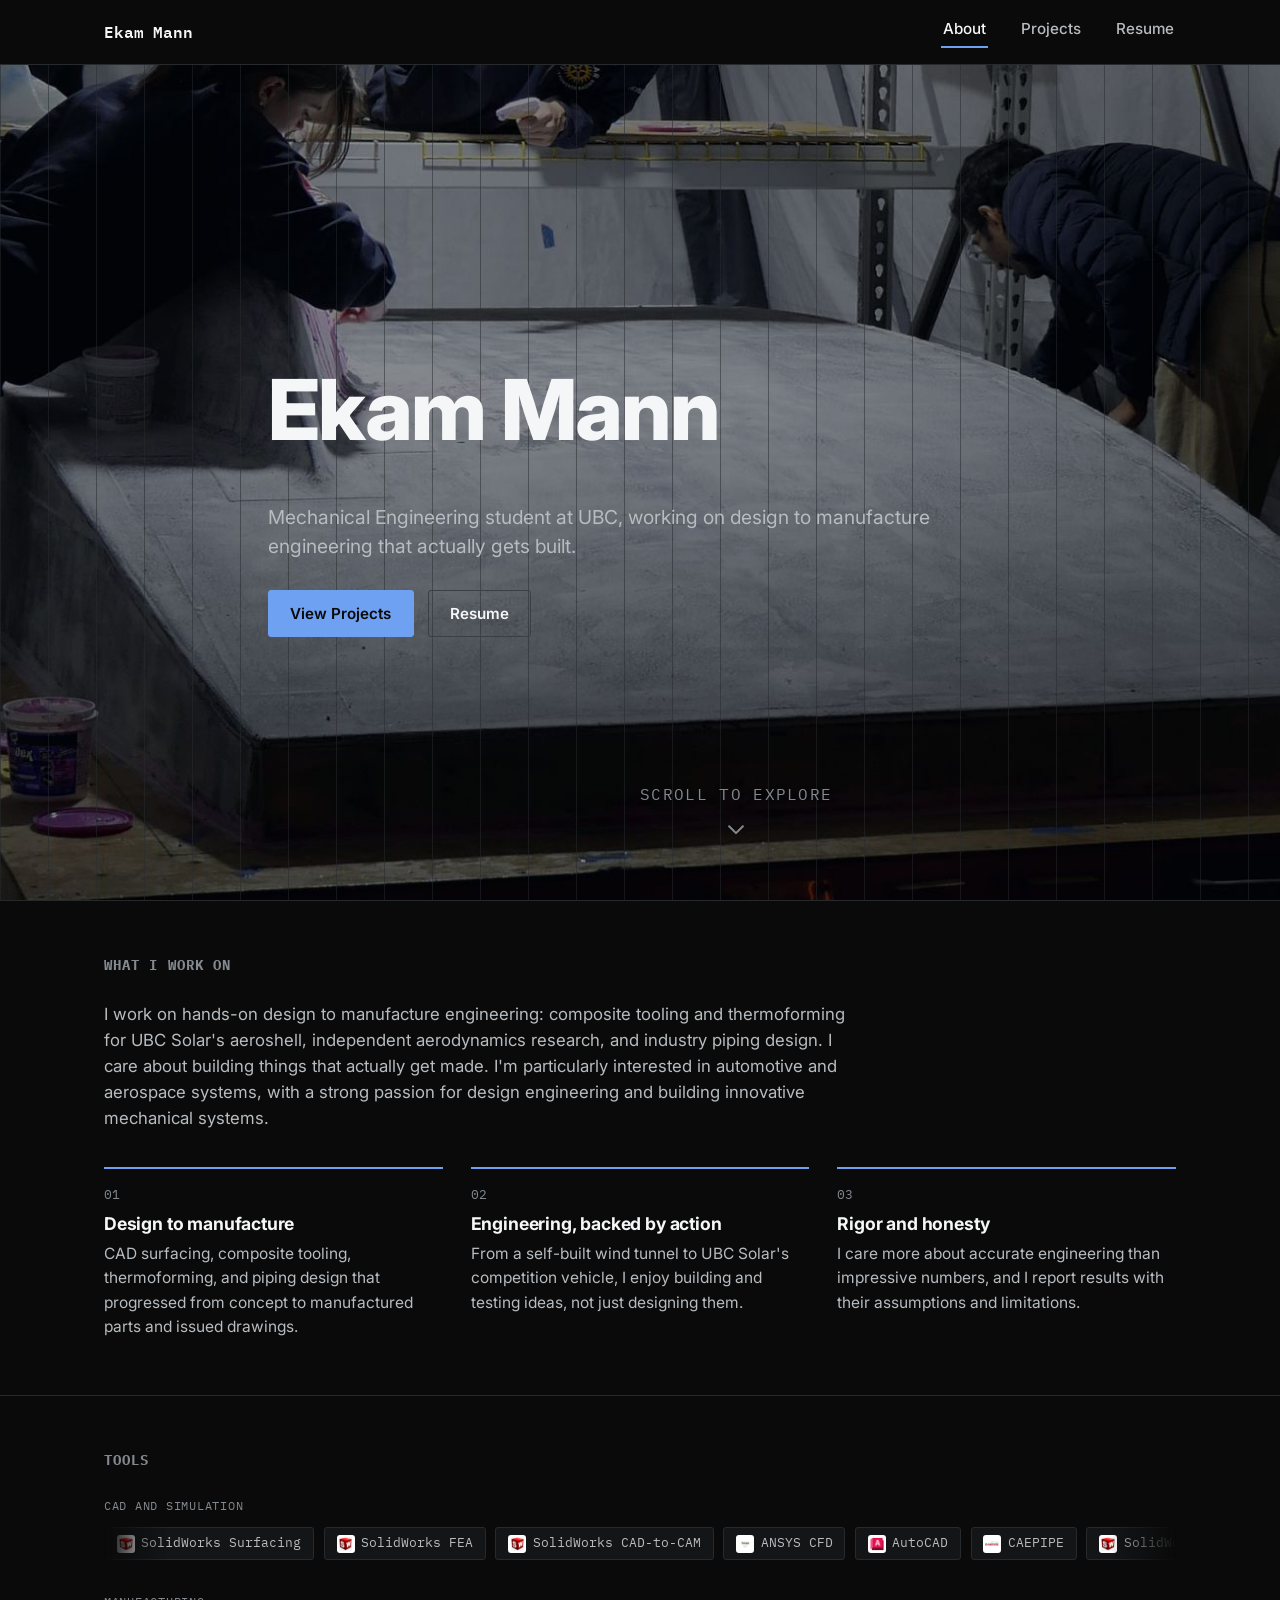
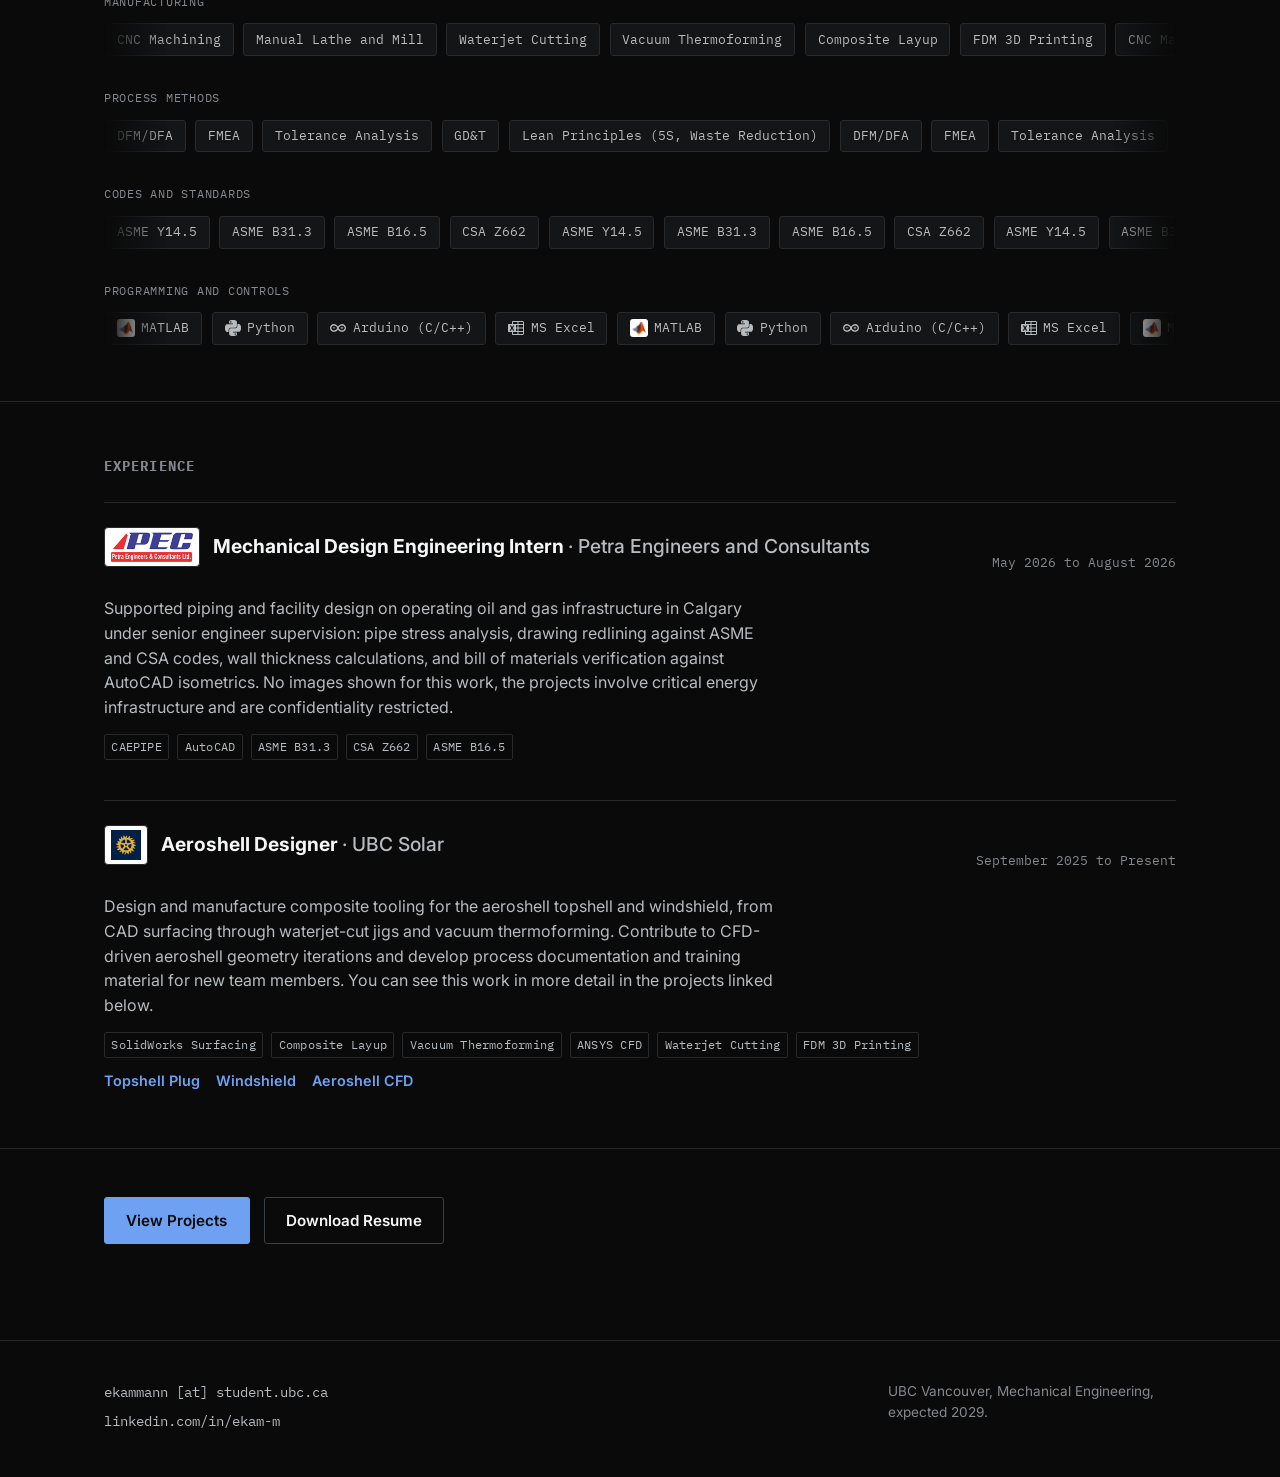
<file: index.html>
<!doctype html>
<html lang="en">
<head>
<meta charset="UTF-8" />
<meta name="viewport" content="width=device-width, initial-scale=1" />
<title>Ekam Mann · Mechanical Engineering Portfolio</title>
<meta name="description" content="Ekam Mann, Mechanical Engineering student at UBC. Design to manufacture work in composite tooling, thermoforming, and industry piping." />
<meta property="og:type" content="website" />
<meta property="og:url" content="https://ekammann.com/" />
<meta property="og:title" content="Ekam Mann · Mechanical Engineering Portfolio" />
<meta property="og:description" content="Ekam Mann, Mechanical Engineering student at UBC. Design to manufacture work in composite tooling, thermoforming, and industry piping." />
<meta property="og:image" content="https://ekammann.com/assets/img/og-image.jpg" />
<meta name="twitter:card" content="summary" />
<meta name="twitter:title" content="Ekam Mann · Mechanical Engineering Portfolio" />
<meta name="twitter:description" content="Ekam Mann, Mechanical Engineering student at UBC. Design to manufacture work in composite tooling, thermoforming, and industry piping." />
<meta name="twitter:image" content="https://ekammann.com/assets/img/og-image.jpg" />
<link rel="icon" href="/favicon.ico" sizes="any" />
<link rel="icon" href="/assets/img/favicon-32.png" type="image/png" sizes="32x32" />
<link rel="icon" href="/assets/img/favicon-16.png" type="image/png" sizes="16x16" />
<link rel="apple-touch-icon" href="/assets/img/apple-touch-icon.png" />
<link rel="preconnect" href="https://fonts.googleapis.com" />
<link rel="preconnect" href="https://fonts.gstatic.com" crossorigin />
<link href="https://fonts.googleapis.com/css2?family=Inter:wght@400;500;600;700&family=IBM+Plex+Mono:wght@400;500;600&display=swap" rel="stylesheet" />
<link rel="stylesheet" href="/assets/css/style.css" />
</head>
<body>
<a class="skip-link" href="#main">Skip to content</a>

<nav class="site-nav" aria-label="Primary">
  <div class="container">
    <a class="nav-brand" href="/">Ekam Mann</a>
    <button class="nav-toggle" aria-expanded="false" aria-controls="nav-links" aria-label="Toggle menu">
      <svg width="20" height="20" viewBox="0 0 20 20" fill="none" aria-hidden="true"><path d="M2.5 5h15M2.5 10h15M2.5 15h15" stroke="currentColor" stroke-width="1.5" stroke-linecap="round"/></svg>
    </button>
    <ul class="nav-links" id="nav-links">
      <li><a href="/" aria-current="page">About</a></li>
      <li><a href="/projects/">Projects</a></li>
      <li><a href="/resume/">Resume</a></li>
    </ul>
  </div>
</nav>

<main id="main">
  <section class="hero" style="--hero-bg-image: url('/assets/img/hero-aeroshell.jpg');">
    <div class="container">
      <h1>Ekam Mann</h1>
      <p class="lede">
        Mechanical Engineering student at UBC, working on design to manufacture engineering that
        actually gets built.
      </p>
      <div class="btn-row">
        <a class="btn btn-primary" href="/projects/">View Projects</a>
        <a class="btn btn-secondary" href="/resume/">Resume</a>
      </div>
    </div>
    <a class="scroll-cue" href="#threads" aria-label="Scroll to explore">
      <span>Scroll to explore</span>
      <svg width="16" height="16" viewBox="0 0 16 16" fill="none" aria-hidden="true"><path d="M3 6l5 5 5-5" stroke="currentColor" stroke-width="1.5" stroke-linecap="round" stroke-linejoin="round"/></svg>
    </a>
  </section>

  <section class="threads" id="threads">
    <div class="container">
      <h2 class="section-heading">What I work on</h2>
      <p class="threads-intro">
        I work on hands-on design to manufacture engineering: composite tooling and thermoforming for
        UBC Solar's aeroshell, independent aerodynamics research, and industry piping design. I care
        about building things that actually get made. I'm particularly interested in automotive and
        aerospace systems, with a strong passion for design engineering and building innovative
        mechanical systems.
      </p>
      <div class="thread-grid">
        <div class="thread">
          <span class="thread-index">01</span>
          <h3>Design to manufacture</h3>
          <p>CAD surfacing, composite tooling, thermoforming, and piping design that progressed from concept to manufactured parts and issued drawings.</p>
        </div>
        <div class="thread">
          <span class="thread-index">02</span>
          <h3>Engineering, backed by action</h3>
          <p>From a self-built wind tunnel to UBC Solar's competition vehicle, I enjoy building and testing ideas, not just designing them.</p>
        </div>
        <div class="thread">
          <span class="thread-index">03</span>
          <h3>Rigor and honesty</h3>
          <p>I care more about accurate engineering than impressive numbers, and I report results with their assumptions and limitations.</p>
        </div>
      </div>
    </div>
  </section>

  <section class="tools-section">
    <div class="container">
      <h2 class="section-heading">Tools</h2>

      <div class="tool-group">
        <p class="tool-group-label">CAD and simulation</p>
        <div class="tool-marquee">
          <div class="tool-marquee-track">
            <span class="tool-pill"><img class="tool-pill-icon" src="/assets/img/icons/solidworks.png" alt="" />SolidWorks Surfacing</span>
            <span class="tool-pill"><img class="tool-pill-icon" src="/assets/img/icons/solidworks.png" alt="" />SolidWorks FEA</span>
            <span class="tool-pill"><img class="tool-pill-icon" src="/assets/img/icons/solidworks.png" alt="" />SolidWorks CAD-to-CAM</span>
            <span class="tool-pill"><img class="tool-pill-icon" src="/assets/img/icons/ansys.png" alt="" />ANSYS CFD</span>
            <span class="tool-pill"><img class="tool-pill-icon" src="/assets/img/icons/autocad.png" alt="" />AutoCAD</span>
            <span class="tool-pill"><img class="tool-pill-icon" src="/assets/img/icons/caepipe.png" alt="" />CAEPIPE</span>
          </div>
        </div>
      </div>

      <div class="tool-group">
        <p class="tool-group-label">Manufacturing</p>
        <div class="tool-marquee" data-dir="reverse">
          <div class="tool-marquee-track">
            <span class="tool-pill">CNC Machining</span>
            <span class="tool-pill">Manual Lathe and Mill</span>
            <span class="tool-pill">Waterjet Cutting</span>
            <span class="tool-pill">Vacuum Thermoforming</span>
            <span class="tool-pill">Composite Layup</span>
            <span class="tool-pill">FDM 3D Printing</span>
          </div>
        </div>
      </div>

      <div class="tool-group">
        <p class="tool-group-label">Process methods</p>
        <div class="tool-marquee">
          <div class="tool-marquee-track">
            <span class="tool-pill">DFM/DFA</span>
            <span class="tool-pill">FMEA</span>
            <span class="tool-pill">Tolerance Analysis</span>
            <span class="tool-pill">GD&amp;T</span>
            <span class="tool-pill">Lean Principles (5S, Waste Reduction)</span>
          </div>
        </div>
      </div>

      <div class="tool-group">
        <p class="tool-group-label">Codes and standards</p>
        <div class="tool-marquee" data-dir="reverse">
          <div class="tool-marquee-track">
            <span class="tool-pill">ASME Y14.5</span>
            <span class="tool-pill">ASME B31.3</span>
            <span class="tool-pill">ASME B16.5</span>
            <span class="tool-pill">CSA Z662</span>
          </div>
        </div>
      </div>

      <div class="tool-group">
        <p class="tool-group-label">Programming and controls</p>
        <div class="tool-marquee">
          <div class="tool-marquee-track">
            <span class="tool-pill"><img class="tool-pill-icon" src="/assets/img/icons/matlab.png" alt="" />MATLAB</span>
            <span class="tool-pill"><svg class="tool-pill-icon" role="img" viewBox="0 0 24 24" xmlns="http://www.w3.org/2000/svg" aria-hidden="true"><path d="M14.25.18l.9.2.73.26.59.3.45.32.34.34.25.34.16.33.1.3.04.26.02.2-.01.13V8.5l-.05.63-.13.55-.21.46-.26.38-.3.31-.33.25-.35.19-.35.14-.33.1-.3.07-.26.04-.21.02H8.77l-.69.05-.59.14-.5.22-.41.27-.33.32-.27.35-.2.36-.15.37-.1.35-.07.32-.04.27-.02.21v3.06H3.17l-.21-.03-.28-.07-.32-.12-.35-.18-.36-.26-.36-.36-.35-.46-.32-.59-.28-.73-.21-.88-.14-1.05-.05-1.23.06-1.22.16-1.04.24-.87.32-.71.36-.57.4-.44.42-.33.42-.24.4-.16.36-.1.32-.05.24-.01h.16l.06.01h8.16v-.83H6.18l-.01-2.75-.02-.37.05-.34.11-.31.17-.28.25-.26.31-.23.38-.2.44-.18.51-.15.58-.12.64-.1.71-.06.77-.04.84-.02 1.27.05zm-6.3 1.98l-.23.33-.08.41.08.41.23.34.33.22.41.09.41-.09.33-.22.23-.34.08-.41-.08-.41-.23-.33-.33-.22-.41-.09-.41.09zm13.09 3.95l.28.06.32.12.35.18.36.27.36.35.35.47.32.59.28.73.21.88.14 1.04.05 1.23-.06 1.23-.16 1.04-.24.86-.32.71-.36.57-.4.45-.42.33-.42.24-.4.16-.36.09-.32.05-.24.02-.16-.01h-8.22v.82h5.84l.01 2.76.02.36-.05.34-.11.31-.17.29-.25.25-.31.24-.38.2-.44.17-.51.15-.58.13-.64.09-.71.07-.77.04-.84.01-1.27-.04-1.07-.14-.9-.2-.73-.25-.59-.3-.45-.33-.34-.34-.25-.34-.16-.33-.1-.3-.04-.25-.02-.2.01-.13v-5.34l.05-.64.13-.54.21-.46.26-.38.3-.32.33-.24.35-.2.35-.14.33-.1.3-.06.26-.04.21-.02.13-.01h5.84l.69-.05.59-.14.5-.21.41-.28.33-.32.27-.35.2-.36.15-.36.1-.35.07-.32.04-.28.02-.21V6.07h2.09l.14.01zm-6.47 14.25l-.23.33-.08.41.08.41.23.33.33.23.41.08.41-.08.33-.23.23-.33.08-.41-.08-.41-.23-.33-.33-.23-.41-.08-.41.08z"/></svg>Python</span>
            <span class="tool-pill"><svg class="tool-pill-icon" role="img" viewBox="0 0 24 24" xmlns="http://www.w3.org/2000/svg" aria-hidden="true"><path d="M18.087 6.146c-.3 0-.607.017-.907.069-2.532.367-4.23 2.239-5.18 3.674-.95-1.435-2.648-3.307-5.18-3.674a6.49 6.49 0 0 0-.907-.069C2.648 6.146 0 8.77 0 12s2.656 5.854 5.913 5.854c.3 0 .607-.017.916-.069 2.531-.376 4.23-2.247 5.18-3.683.949 1.436 2.647 3.307 5.18 3.683.299.043.607.069.915.069C21.344 17.854 24 15.23 24 12s-2.656-5.854-5.913-5.854zM6.53 15.734a3.837 3.837 0 0 1-.625.043c-2.148 0-3.889-1.7-3.889-3.777 0-2.085 1.749-3.777 3.898-3.777.208 0 .416.017.624.043 2.39.35 3.847 2.768 4.347 3.734-.508.974-1.974 3.384-4.355 3.734zm11.558.043c-.208 0-.416-.017-.624-.043-2.39-.35-3.856-2.768-4.347-3.734.491-.966 1.957-3.384 4.347-3.734.208-.026.416-.043.624-.043 2.149 0 3.89 1.7 3.89 3.777 0 2.085-1.75 3.777-3.89 3.777zm1.65-4.404v1.134h-1.205v1.182h-1.156v-1.182H16.17v-1.134h1.206V10.19h1.156v1.183h1.206zM4.246 12.498H7.82v-1.125H4.245v1.125z"/></svg>Arduino (C/C++)</span>
            <span class="tool-pill"><svg class="tool-pill-icon" role="img" viewBox="0 0 24 24" xmlns="http://www.w3.org/2000/svg" aria-hidden="true"><path d="M23 1.5q.41 0 .7.3.3.29.3.7v19q0 .41-.3.7-.29.3-.7.3H7q-.41 0-.7-.3-.3-.29-.3-.7V18H1q-.41 0-.7-.3-.3-.29-.3-.7V7q0-.41.3-.7Q.58 6 1 6h5V2.5q0-.41.3-.7.29-.3.7-.3zM6 13.28l1.42 2.66h2.14l-2.38-3.87 2.34-3.8H7.46l-1.3 2.4-.05.08-.04.09-.64-1.28-.66-1.29H2.59l2.27 3.82-2.48 3.85h2.16zM14.25 21v-3H7.5v3zm0-4.5v-3.75H12v3.75zm0-5.25V7.5H12v3.75zm0-5.25V3H7.5v3zm8.25 15v-3h-6.75v3zm0-4.5v-3.75h-6.75v3.75zm0-5.25V7.5h-6.75v3.75zm0-5.25V3h-6.75v3Z"/></svg>MS Excel</span>
          </div>
        </div>
      </div>
    </div>
  </section>

  <section class="threads" id="experience">
    <div class="container">
      <h2 class="section-heading">Experience</h2>
      <div class="experience-list">

        <div class="experience-item">
          <div class="experience-head">
            <div class="experience-title">
              <img class="experience-logo" src="/assets/img/logo-petra.png" alt="Petra Engineers and Consultants Ltd. logo" width="40" height="40" />
              <p class="experience-role">Mechanical Design Engineering Intern <span>· Petra Engineers and Consultants</span></p>
            </div>
            <p class="experience-meta">May 2026 to August 2026</p>
          </div>
          <p class="experience-desc">
            Supported piping and facility design on operating oil and gas infrastructure in Calgary under
            senior engineer supervision: pipe stress analysis, drawing redlining against ASME and CSA codes,
            wall thickness calculations, and bill of materials verification against AutoCAD isometrics. No
            images shown for this work, the projects involve critical energy infrastructure and are
            confidentiality restricted.
          </p>
          <div class="tag-row">
            <span class="tag">CAEPIPE</span>
            <span class="tag">AutoCAD</span>
            <span class="tag">ASME B31.3</span>
            <span class="tag">CSA Z662</span>
            <span class="tag">ASME B16.5</span>
          </div>
        </div>

        <div class="experience-item">
          <div class="experience-head">
            <div class="experience-title">
              <img class="experience-logo" src="/assets/img/logo-ubc-solar.png" alt="UBC Solar logo" width="40" height="40" />
              <p class="experience-role">Aeroshell Designer <span>· UBC Solar</span></p>
            </div>
            <p class="experience-meta">September 2025 to Present</p>
          </div>
          <p class="experience-desc">
            Design and manufacture composite tooling for the aeroshell topshell and windshield, from CAD
            surfacing through waterjet-cut jigs and vacuum thermoforming. Contribute to CFD-driven aeroshell
            geometry iterations and develop process documentation and training material for new team members.
            You can see this work in more detail in the projects linked below.
          </p>
          <div class="tag-row">
            <span class="tag">SolidWorks Surfacing</span>
            <span class="tag">Composite Layup</span>
            <span class="tag">Vacuum Thermoforming</span>
            <span class="tag">ANSYS CFD</span>
            <span class="tag">Waterjet Cutting</span>
            <span class="tag">FDM 3D Printing</span>
          </div>
          <div class="experience-links">
            <a href="/projects/aeroshell-topshell-plug/">Topshell Plug</a>
            <a href="/projects/windshield-thermoforming/">Windshield</a>
            <a href="/projects/aeroshell-cfd/">Aeroshell CFD</a>
          </div>
        </div>

      </div>
    </div>
  </section>

  <section class="cta-band">
    <div class="container">
      <div class="btn-row">
        <a class="btn btn-primary" href="/projects/">View Projects</a>
        <a class="btn btn-secondary" href="/resume/">Download Resume</a>
      </div>
    </div>
  </section>
</main>

<footer class="site-footer">
  <div class="container">
    <div class="footer-contact">
      <a href="#" data-mail-user="ekammann" data-mail-domain="student.ubc.ca">ekammann [at] student.ubc.ca</a>
      <a href="https://linkedin.com/in/ekam-m" target="_blank" rel="noopener">linkedin.com/in/ekam-m</a>
    </div>
    <p class="footer-note">UBC Vancouver, Mechanical Engineering, expected 2029.</p>
  </div>
</footer>

<script src="/assets/js/main.js"></script>
</body>
</html>
</file>
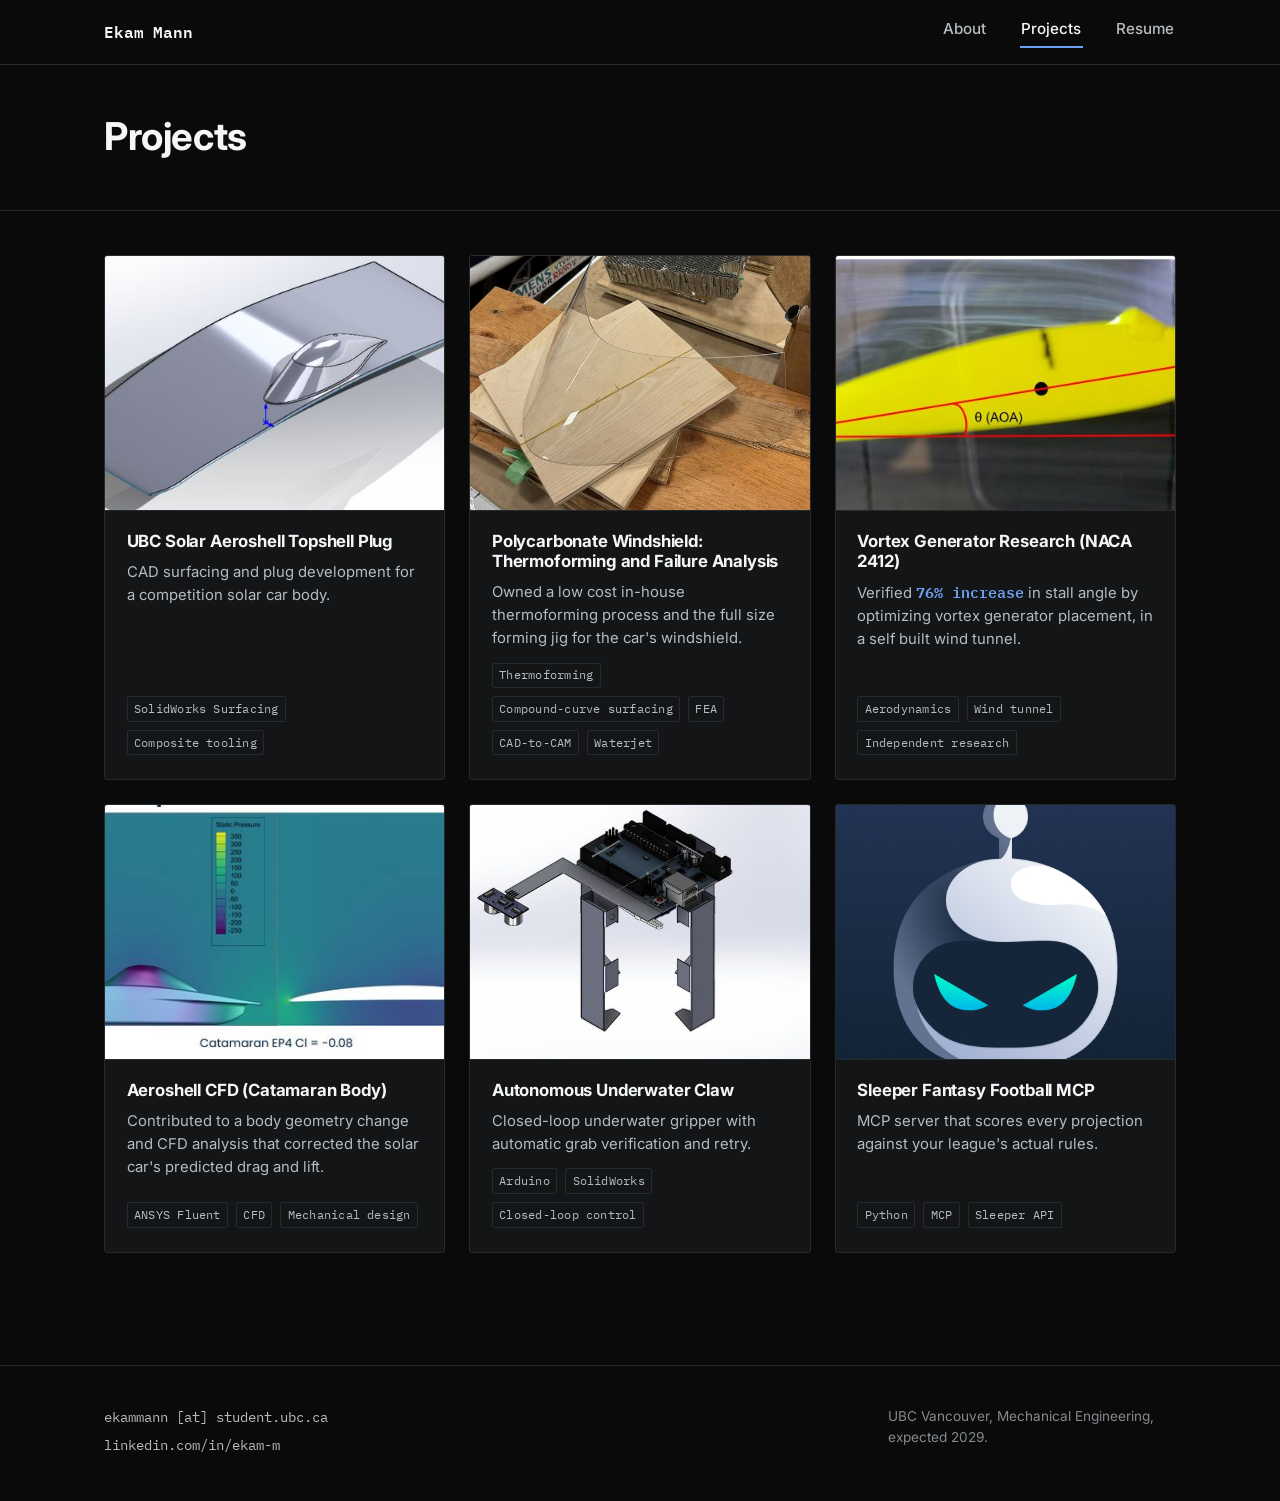
<file: projects/index.html>
<!doctype html>
<html lang="en">
<head>
<meta charset="UTF-8" />
<meta name="viewport" content="width=device-width, initial-scale=1" />
<title>Projects · Ekam Mann</title>
<meta name="description" content="Design to manufacture engineering projects: composite tooling, thermoforming, aerodynamics research, CFD, and industry piping design." />
<meta property="og:type" content="website" />
<meta property="og:url" content="https://ekammann.com/projects/" />
<meta property="og:title" content="Projects · Ekam Mann" />
<meta property="og:description" content="Design to manufacture engineering projects: composite tooling, thermoforming, aerodynamics research, CFD, and industry piping design." />
<meta property="og:image" content="https://ekammann.com/assets/img/og-image.jpg" />
<meta name="twitter:card" content="summary" />
<meta name="twitter:title" content="Projects · Ekam Mann" />
<meta name="twitter:description" content="Design to manufacture engineering projects: composite tooling, thermoforming, aerodynamics research, CFD, and industry piping design." />
<meta name="twitter:image" content="https://ekammann.com/assets/img/og-image.jpg" />
<link rel="icon" href="/favicon.ico" sizes="any" />
<link rel="icon" href="/assets/img/favicon-32.png" type="image/png" sizes="32x32" />
<link rel="icon" href="/assets/img/favicon-16.png" type="image/png" sizes="16x16" />
<link rel="apple-touch-icon" href="/assets/img/apple-touch-icon.png" />
<link rel="preconnect" href="https://fonts.googleapis.com" />
<link rel="preconnect" href="https://fonts.gstatic.com" crossorigin />
<link href="https://fonts.googleapis.com/css2?family=Inter:wght@400;500;600;700&family=IBM+Plex+Mono:wght@400;500;600&display=swap" rel="stylesheet" />
<link rel="stylesheet" href="/assets/css/style.css" />
</head>
<body>
<a class="skip-link" href="#main">Skip to content</a>

<nav class="site-nav" aria-label="Primary">
  <div class="container">
    <a class="nav-brand" href="/">Ekam Mann</a>
    <button class="nav-toggle" aria-expanded="false" aria-controls="nav-links" aria-label="Toggle menu">
      <svg width="20" height="20" viewBox="0 0 20 20" fill="none" aria-hidden="true"><path d="M2.5 5h15M2.5 10h15M2.5 15h15" stroke="currentColor" stroke-width="1.5" stroke-linecap="round"/></svg>
    </button>
    <ul class="nav-links" id="nav-links">
      <li><a href="/">About</a></li>
      <li><a href="/projects/" aria-current="page">Projects</a></li>
      <li><a href="/resume/">Resume</a></li>
    </ul>
  </div>
</nav>

<main id="main">
  <header class="page-header">
    <div class="container">
      <h1>Projects</h1>
    </div>
  </header>

  <div class="container">
    <div class="project-grid">

      <a class="project-card" href="/projects/aeroshell-topshell-plug/">
        <div class="card-media">
          <img src="/assets/img/p1-prototype-plug-thumb.jpg" alt="Prototype topshell plug for the UBC Solar aeroshell, a precision male mold surface used for composite layup." loading="lazy" width="640" height="322" />
        </div>
        <div class="card-body">
          <h2 class="card-title">UBC Solar Aeroshell Topshell Plug</h2>
          <p class="card-hook">CAD surfacing and plug development for a competition solar car body.</p>
          <div class="tag-row">
            <span class="tag">SolidWorks Surfacing</span>
            <span class="tag">Composite tooling</span>
          </div>
        </div>
      </a>

      <a class="project-card" href="/projects/windshield-thermoforming/">
        <div class="card-media">
          <img src="/assets/img/p2-windshield-result-thumb.jpg" alt="Formed polycarbonate windshield produced by the in-house thermoforming jig, fitted to the solar car canopy." loading="lazy" width="640" height="640" />
        </div>
        <div class="card-body">
          <h2 class="card-title">Polycarbonate Windshield: Thermoforming and Failure Analysis</h2>
          <p class="card-hook">Owned a low cost in-house thermoforming process and the full size forming jig for the car's windshield.</p>
          <div class="tag-row">
            <span class="tag">Thermoforming</span>
            <span class="tag">Compound-curve surfacing</span>
            <span class="tag">FEA</span>
            <span class="tag">CAD-to-CAM</span>
            <span class="tag">Waterjet</span>
          </div>
        </div>
      </a>

      <a class="project-card" href="/projects/vortex-generator-research/">
        <div class="card-media">
          <img src="/assets/img/p3-airfoil-tunnel-thumb.jpg" alt="3D printed NACA 2412 test airfoil mounted in the self-built wind tunnel for smoke flow visualization." loading="lazy" width="601" height="304" />
        </div>
        <div class="card-body">
          <h2 class="card-title">Vortex Generator Research (NACA 2412)</h2>
          <p class="card-hook">Verified <span class="metric">76% increase</span> in stall angle by optimizing vortex generator placement, in a self built wind tunnel.</p>
          <div class="tag-row">
            <span class="tag">Aerodynamics</span>
            <span class="tag">Wind tunnel</span>
            <span class="tag">Independent research</span>
          </div>
        </div>
      </a>

      <a class="project-card" href="/projects/aeroshell-cfd/">
        <div class="card-media">
          <img src="/assets/img/p4-pressure-thumb.jpg" alt="Static pressure distribution on the UBC Solar catamaran aeroshell body from the refined CFD model." loading="lazy" width="640" height="276" />
        </div>
        <div class="card-body">
          <h2 class="card-title">Aeroshell CFD (Catamaran Body)</h2>
          <p class="card-hook">Contributed to a body geometry change and CFD analysis that corrected the solar car's predicted drag and lift.</p>
          <div class="tag-row">
            <span class="tag">ANSYS Fluent</span>
            <span class="tag">CFD</span>
            <span class="tag">Mechanical design</span>
          </div>
        </div>
      </a>

      <a class="project-card" href="/projects/autonomous-claw/">
        <div class="card-media">
          <img src="/assets/img/autonomous-claw-cad-thumb.jpg" alt="SolidWorks assembly render of the autonomous underwater claw mechanism." loading="lazy" width="640" height="523" />
        </div>
        <div class="card-body">
          <h2 class="card-title">Autonomous Underwater Claw</h2>
          <p class="card-hook">Closed-loop underwater gripper with automatic grab verification and retry.</p>
          <div class="tag-row">
            <span class="tag">Arduino</span>
            <span class="tag">SolidWorks</span>
            <span class="tag">Closed-loop control</span>
          </div>
        </div>
      </a>

      <a class="project-card" href="/projects/sleeper-fantasy-mcp/">
        <div class="card-media">
          <img src="/assets/img/sleeper-fantasy-mcp-thumb.jpg" alt="Sleeper app icon, representing the fantasy football platform this MCP server integrates with." loading="lazy" width="512" height="512" />
        </div>
        <div class="card-body">
          <h2 class="card-title">Sleeper Fantasy Football MCP</h2>
          <p class="card-hook">MCP server that scores every projection against your league's actual rules.</p>
          <div class="tag-row">
            <span class="tag">Python</span>
            <span class="tag">MCP</span>
            <span class="tag">Sleeper API</span>
          </div>
        </div>
      </a>

    </div>
  </div>
</main>

<footer class="site-footer">
  <div class="container">
    <div class="footer-contact">
      <a href="#" data-mail-user="ekammann" data-mail-domain="student.ubc.ca">ekammann [at] student.ubc.ca</a>
      <a href="https://linkedin.com/in/ekam-m" target="_blank" rel="noopener">linkedin.com/in/ekam-m</a>
    </div>
    <p class="footer-note">UBC Vancouver, Mechanical Engineering, expected 2029.</p>
  </div>
</footer>

<script src="/assets/js/main.js"></script>
</body>
</html>
</file>
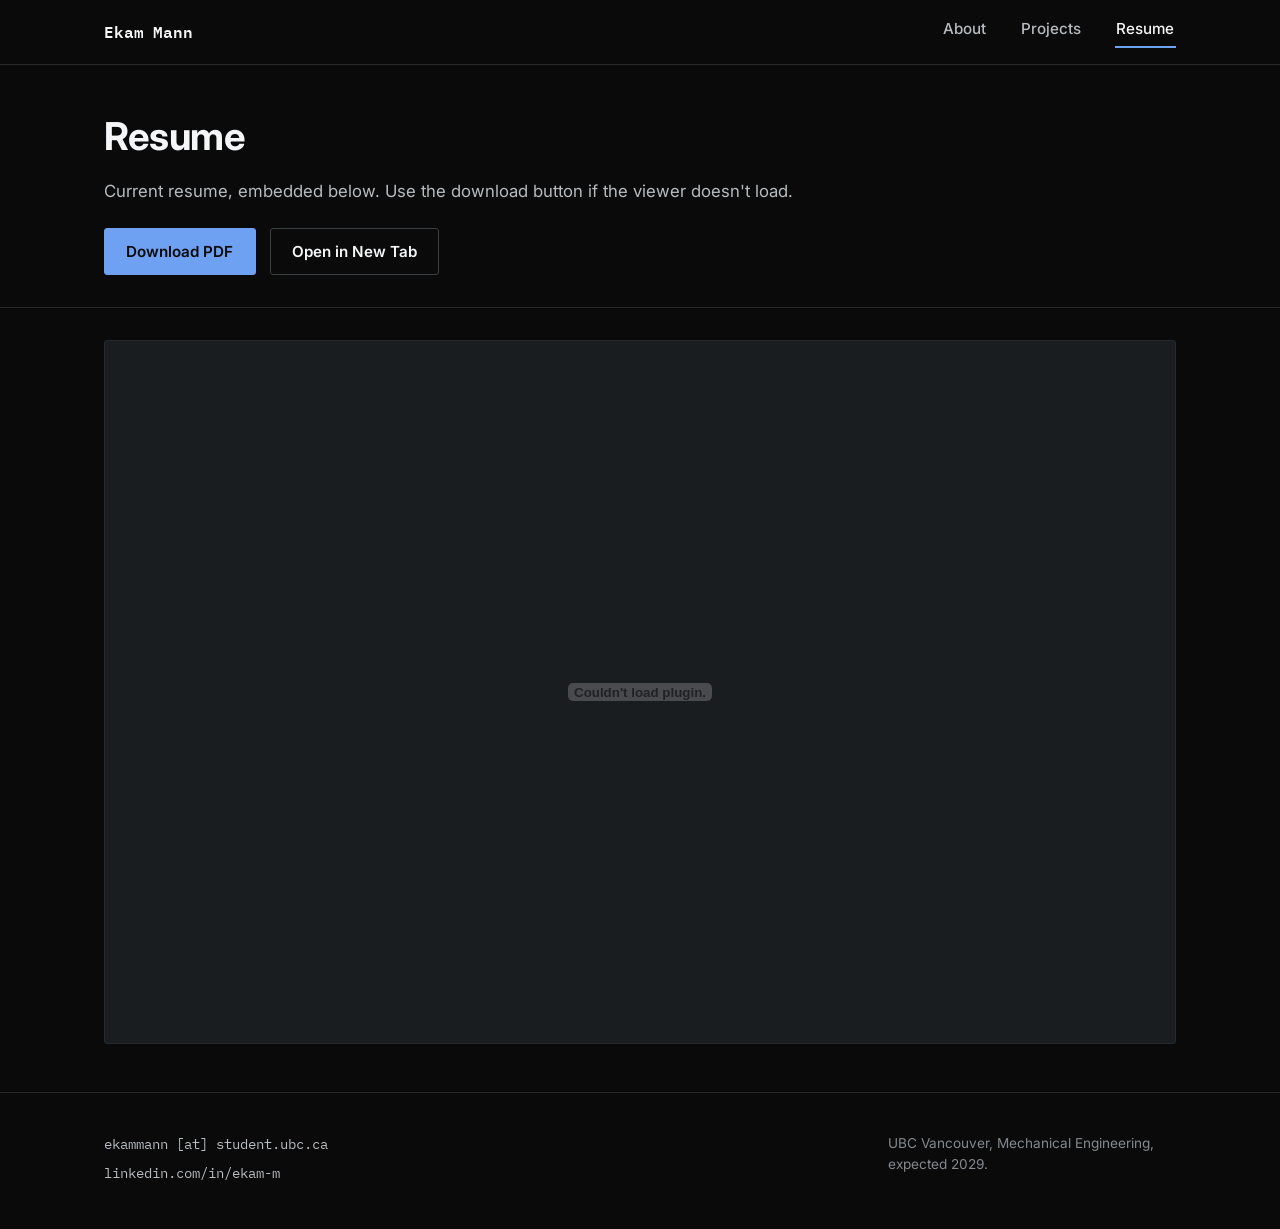
<file: resume/index.html>
<!doctype html>
<html lang="en">
<head>
<meta charset="UTF-8" />
<meta name="viewport" content="width=device-width, initial-scale=1" />
<title>Resume · Ekam Mann</title>
<meta name="description" content="Resume for Ekam Mann, Mechanical Engineering student at UBC. View or download the PDF." />
<meta property="og:type" content="website" />
<meta property="og:url" content="https://ekammann.com/resume/" />
<meta property="og:title" content="Resume · Ekam Mann" />
<meta property="og:description" content="Resume for Ekam Mann, Mechanical Engineering student at UBC. View or download the PDF." />
<meta property="og:image" content="https://ekammann.com/assets/img/og-image.jpg" />
<meta name="twitter:card" content="summary" />
<meta name="twitter:title" content="Resume · Ekam Mann" />
<meta name="twitter:description" content="Resume for Ekam Mann, Mechanical Engineering student at UBC. View or download the PDF." />
<meta name="twitter:image" content="https://ekammann.com/assets/img/og-image.jpg" />
<link rel="icon" href="/favicon.ico" sizes="any" />
<link rel="icon" href="/assets/img/favicon-32.png" type="image/png" sizes="32x32" />
<link rel="icon" href="/assets/img/favicon-16.png" type="image/png" sizes="16x16" />
<link rel="apple-touch-icon" href="/assets/img/apple-touch-icon.png" />
<link rel="preconnect" href="https://fonts.googleapis.com" />
<link rel="preconnect" href="https://fonts.gstatic.com" crossorigin />
<link href="https://fonts.googleapis.com/css2?family=Inter:wght@400;500;600;700&family=IBM+Plex+Mono:wght@400;500;600&display=swap" rel="stylesheet" />
<link rel="stylesheet" href="/assets/css/style.css" />
</head>
<body>
<a class="skip-link" href="#main">Skip to content</a>

<nav class="site-nav" aria-label="Primary">
  <div class="container">
    <a class="nav-brand" href="/">Ekam Mann</a>
    <button class="nav-toggle" aria-expanded="false" aria-controls="nav-links" aria-label="Toggle menu">
      <svg width="20" height="20" viewBox="0 0 20 20" fill="none" aria-hidden="true"><path d="M2.5 5h15M2.5 10h15M2.5 15h15" stroke="currentColor" stroke-width="1.5" stroke-linecap="round"/></svg>
    </button>
    <ul class="nav-links" id="nav-links">
      <li><a href="/">About</a></li>
      <li><a href="/projects/">Projects</a></li>
      <li><a href="/resume/" aria-current="page">Resume</a></li>
    </ul>
  </div>
</nav>

<main id="main">
  <header class="page-header">
    <div class="container">
      <h1>Resume</h1>
      <p class="lede">Current resume, embedded below. Use the download button if the viewer doesn't load.</p>
      <div class="btn-row" style="margin-top: 1.5rem;">
        <a class="btn btn-primary" href="/assets/resume/Ekam-Mann-Resume.pdf" download="Ekam Mann Resume.pdf">Download PDF</a>
        <a class="btn btn-secondary" href="/assets/resume/Ekam-Mann-Resume.pdf" target="_blank" rel="noopener">Open in New Tab</a>
      </div>
    </div>
  </header>

  <div class="container">
    <div class="resume-embed-wrap">
      <embed src="/assets/resume/Ekam-Mann-Resume.pdf" type="application/pdf" aria-label="Ekam Mann resume PDF" />
      <noscript>
        <div class="resume-fallback">
          <p>Your browser can't preview the PDF inline.</p>
          <a class="btn btn-primary" href="/assets/resume/Ekam-Mann-Resume.pdf" download="Ekam Mann Resume.pdf">Download the resume</a>
        </div>
      </noscript>
    </div>
  </div>
</main>

<footer class="site-footer">
  <div class="container">
    <div class="footer-contact">
      <a href="#" data-mail-user="ekammann" data-mail-domain="student.ubc.ca">ekammann [at] student.ubc.ca</a>
      <a href="https://linkedin.com/in/ekam-m" target="_blank" rel="noopener">linkedin.com/in/ekam-m</a>
    </div>
    <p class="footer-note">UBC Vancouver, Mechanical Engineering, expected 2029.</p>
  </div>
</footer>

<script src="/assets/js/main.js"></script>
</body>
</html>
</file>
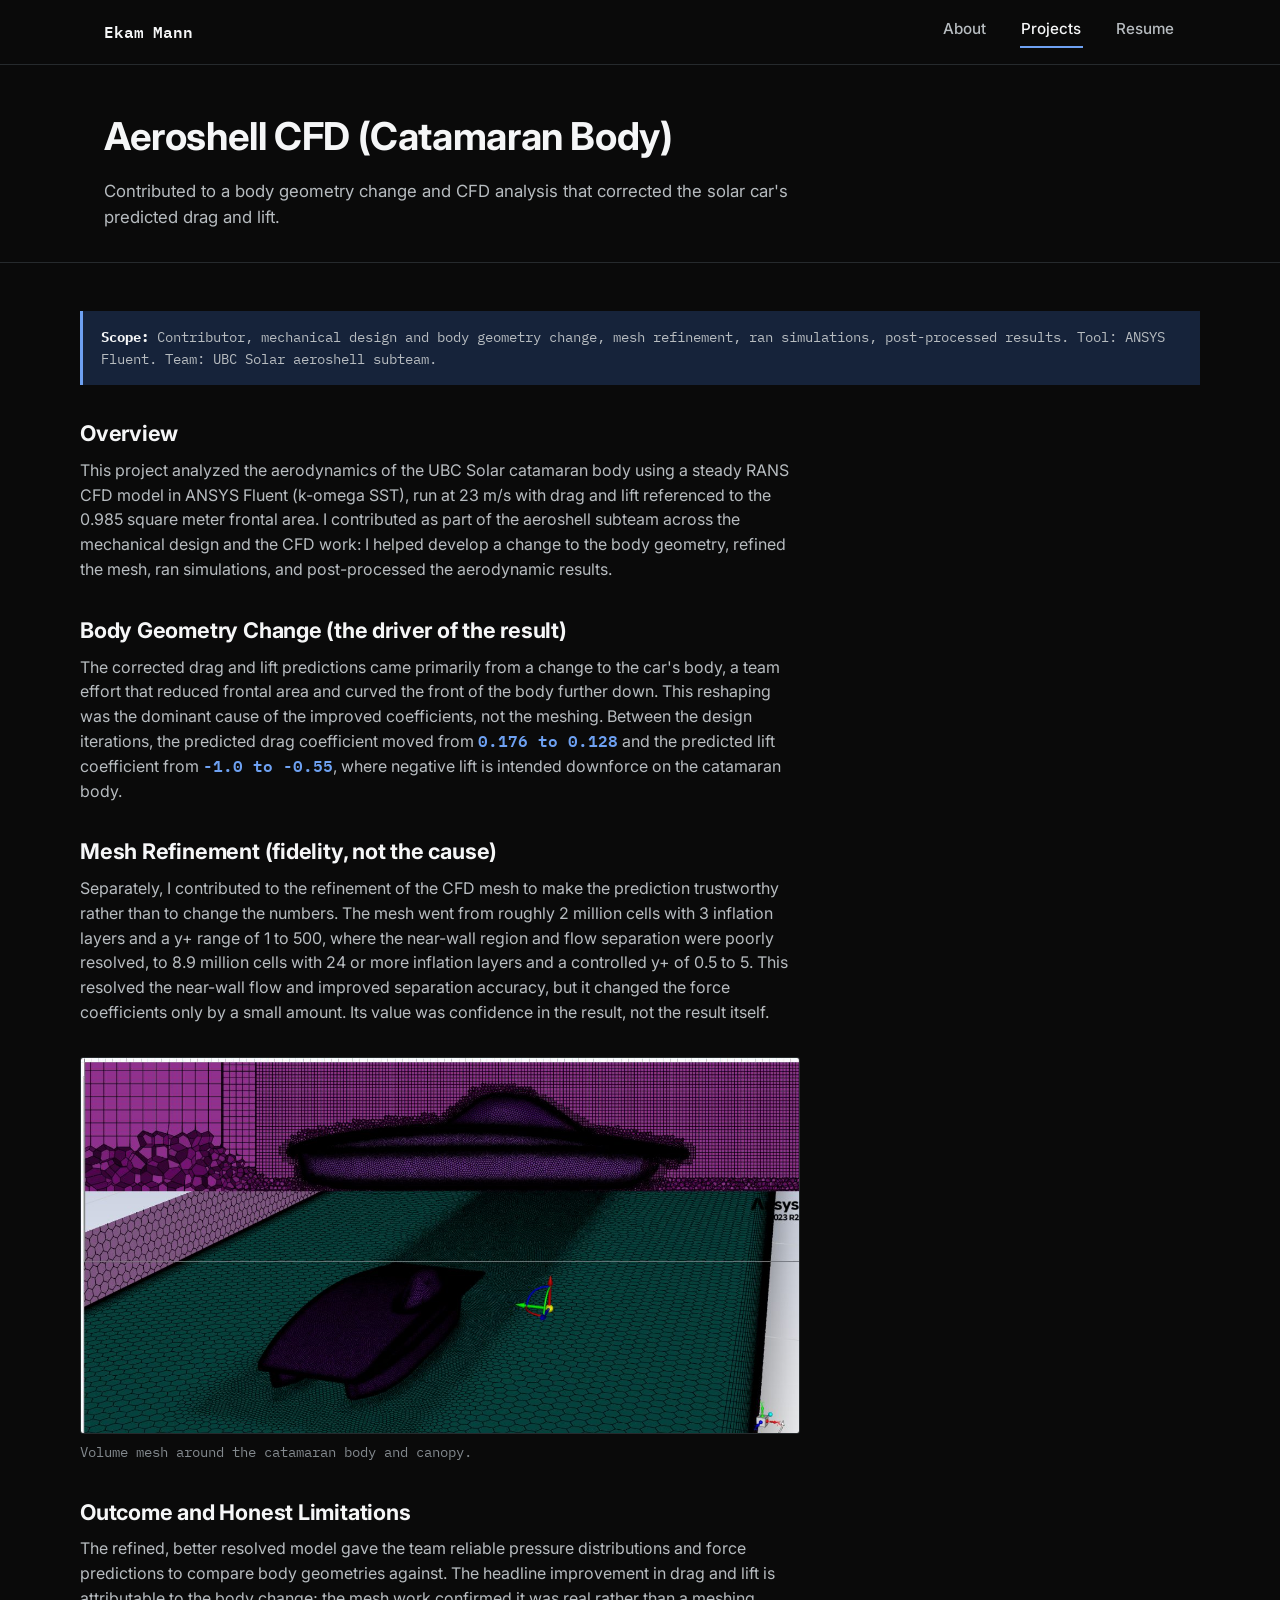
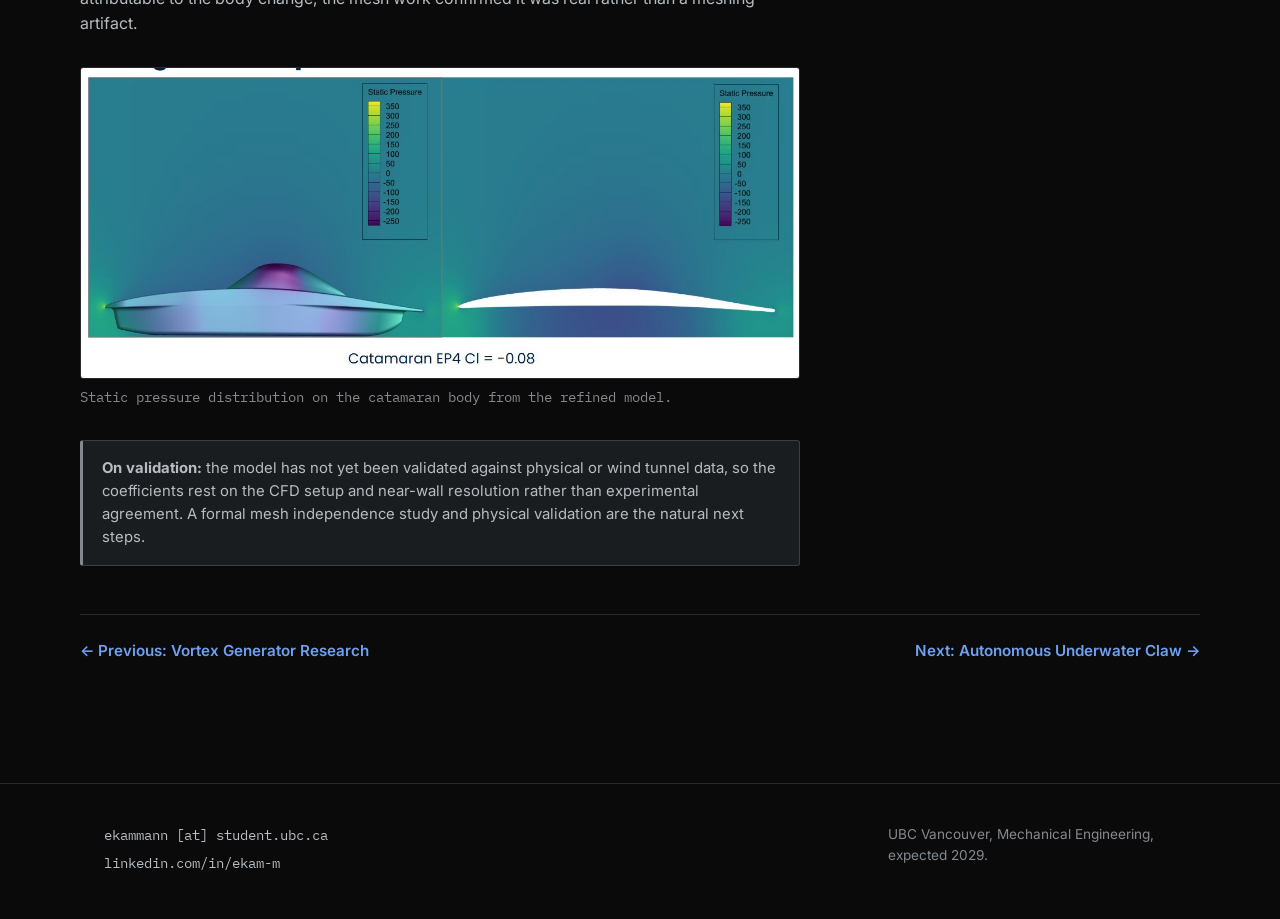
<file: projects/aeroshell-cfd/index.html>
<!doctype html>
<html lang="en">
<head>
<meta charset="UTF-8" />
<meta name="viewport" content="width=device-width, initial-scale=1" />
<title>Aeroshell CFD (Catamaran Body) · Ekam Mann</title>
<meta name="description" content="Contributed to a body geometry change and CFD analysis in ANSYS Fluent that corrected the UBC Solar catamaran aeroshell's predicted drag and lift coefficients." />
<meta property="og:type" content="website" />
<meta property="og:url" content="https://ekammann.com/projects/aeroshell-cfd/" />
<meta property="og:title" content="Aeroshell CFD (Catamaran Body) · Ekam Mann" />
<meta property="og:description" content="Contributed to a body geometry change and CFD analysis in ANSYS Fluent that corrected the UBC Solar catamaran aeroshell's predicted drag and lift coefficients." />
<meta property="og:image" content="https://ekammann.com/assets/img/og-image.jpg" />
<meta name="twitter:card" content="summary" />
<meta name="twitter:title" content="Aeroshell CFD (Catamaran Body) · Ekam Mann" />
<meta name="twitter:description" content="Contributed to a body geometry change and CFD analysis in ANSYS Fluent that corrected the UBC Solar catamaran aeroshell's predicted drag and lift coefficients." />
<meta name="twitter:image" content="https://ekammann.com/assets/img/og-image.jpg" />
<link rel="icon" href="/favicon.ico" sizes="any" />
<link rel="icon" href="/assets/img/favicon-32.png" type="image/png" sizes="32x32" />
<link rel="icon" href="/assets/img/favicon-16.png" type="image/png" sizes="16x16" />
<link rel="apple-touch-icon" href="/assets/img/apple-touch-icon.png" />
<link rel="preconnect" href="https://fonts.googleapis.com" />
<link rel="preconnect" href="https://fonts.gstatic.com" crossorigin />
<link href="https://fonts.googleapis.com/css2?family=Inter:wght@400;500;600;700&family=IBM+Plex+Mono:wght@400;500;600&display=swap" rel="stylesheet" />
<link rel="stylesheet" href="/assets/css/style.css" />
</head>
<body>
<a class="skip-link" href="#main">Skip to content</a>

<nav class="site-nav" aria-label="Primary">
  <div class="container">
    <a class="nav-brand" href="/">Ekam Mann</a>
    <button class="nav-toggle" aria-expanded="false" aria-controls="nav-links" aria-label="Toggle menu">
      <svg width="20" height="20" viewBox="0 0 20 20" fill="none" aria-hidden="true"><path d="M2.5 5h15M2.5 10h15M2.5 15h15" stroke="currentColor" stroke-width="1.5" stroke-linecap="round"/></svg>
    </button>
    <ul class="nav-links" id="nav-links">
      <li><a href="/">About</a></li>
      <li><a href="/projects/" aria-current="page">Projects</a></li>
      <li><a href="/resume/">Resume</a></li>
    </ul>
  </div>
</nav>

<main id="main">
  <header class="page-header">
    <div class="container">
      <h1>Aeroshell CFD (Catamaran Body)</h1>
      <p class="lede">Contributed to a body geometry change and CFD analysis that corrected the solar car's predicted drag and lift.</p>
    </div>
  </header>

  <div class="container project-detail">
    <p class="scope-line"><strong>Scope:</strong> Contributor, mechanical design and body geometry change, mesh refinement, ran simulations, post-processed results. Tool: ANSYS Fluent. Team: UBC Solar aeroshell subteam.</p>

    <div class="project-body">
      <h2>Overview</h2>
      <p>This project analyzed the aerodynamics of the UBC Solar catamaran body using a steady RANS CFD model in ANSYS Fluent (k-omega SST), run at 23 m/s with drag and lift referenced to the 0.985 square meter frontal area. I contributed as part of the aeroshell subteam across the mechanical design and the CFD work: I helped develop a change to the body geometry, refined the mesh, ran simulations, and post-processed the aerodynamic results.</p>

      <h2>Body Geometry Change (the driver of the result)</h2>
      <p>The corrected drag and lift predictions came primarily from a change to the car's body, a team effort that reduced frontal area and curved the front of the body further down. This reshaping was the dominant cause of the improved coefficients, not the meshing. Between the design iterations, the predicted drag coefficient moved from <span class="metric">0.176 to 0.128</span> and the predicted lift coefficient from <span class="metric">-1.0 to -0.55</span>, where negative lift is intended downforce on the catamaran body.</p>

      <h2>Mesh Refinement (fidelity, not the cause)</h2>
      <p>Separately, I contributed to the refinement of the CFD mesh to make the prediction trustworthy rather than to change the numbers. The mesh went from roughly 2 million cells with 3 inflation layers and a y+ range of 1 to 500, where the near-wall region and flow separation were poorly resolved, to 8.9 million cells with 24 or more inflation layers and a controlled y+ of 0.5 to 5. This resolved the near-wall flow and improved separation accuracy, but it changed the force coefficients only by a small amount. Its value was confidence in the result, not the result itself.</p>

      <div class="image-block">
        <figure>
          <img src="/assets/img/p4-mesh-fullcar.jpg" alt="Volume mesh around the UBC Solar catamaran body and canopy in ANSYS Fluent." loading="lazy" width="1315" height="688" />
          <figcaption>Volume mesh around the catamaran body and canopy.</figcaption>
        </figure>
      </div>

      <h2>Outcome and Honest Limitations</h2>
      <p>The refined, better resolved model gave the team reliable pressure distributions and force predictions to compare body geometries against. The headline improvement in drag and lift is attributable to the body change; the mesh work confirmed it was real rather than a meshing artifact.</p>

      <div class="image-block">
        <figure>
          <img src="/assets/img/p4-pressure.jpg" alt="Static pressure distribution on the catamaran body from the refined CFD model." loading="lazy" width="1281" height="552" />
          <figcaption>Static pressure distribution on the catamaran body from the refined model.</figcaption>
        </figure>
      </div>

      <div class="caveat">
        <p><strong>On validation:</strong> the model has not yet been validated against physical or wind tunnel data, so the coefficients rest on the CFD setup and near-wall resolution rather than experimental agreement. A formal mesh independence study and physical validation are the natural next steps.</p>
      </div>
    </div>

    <nav class="project-nav" aria-label="Project navigation">
      <a href="/projects/vortex-generator-research/">← Previous: Vortex Generator Research</a>
      <a href="/projects/autonomous-claw/">Next: Autonomous Underwater Claw →</a>
    </nav>
  </div>
</main>

<footer class="site-footer">
  <div class="container">
    <div class="footer-contact">
      <a href="#" data-mail-user="ekammann" data-mail-domain="student.ubc.ca">ekammann [at] student.ubc.ca</a>
      <a href="https://linkedin.com/in/ekam-m" target="_blank" rel="noopener">linkedin.com/in/ekam-m</a>
    </div>
    <p class="footer-note">UBC Vancouver, Mechanical Engineering, expected 2029.</p>
  </div>
</footer>

<script src="/assets/js/main.js"></script>
</body>
</html>
</file>
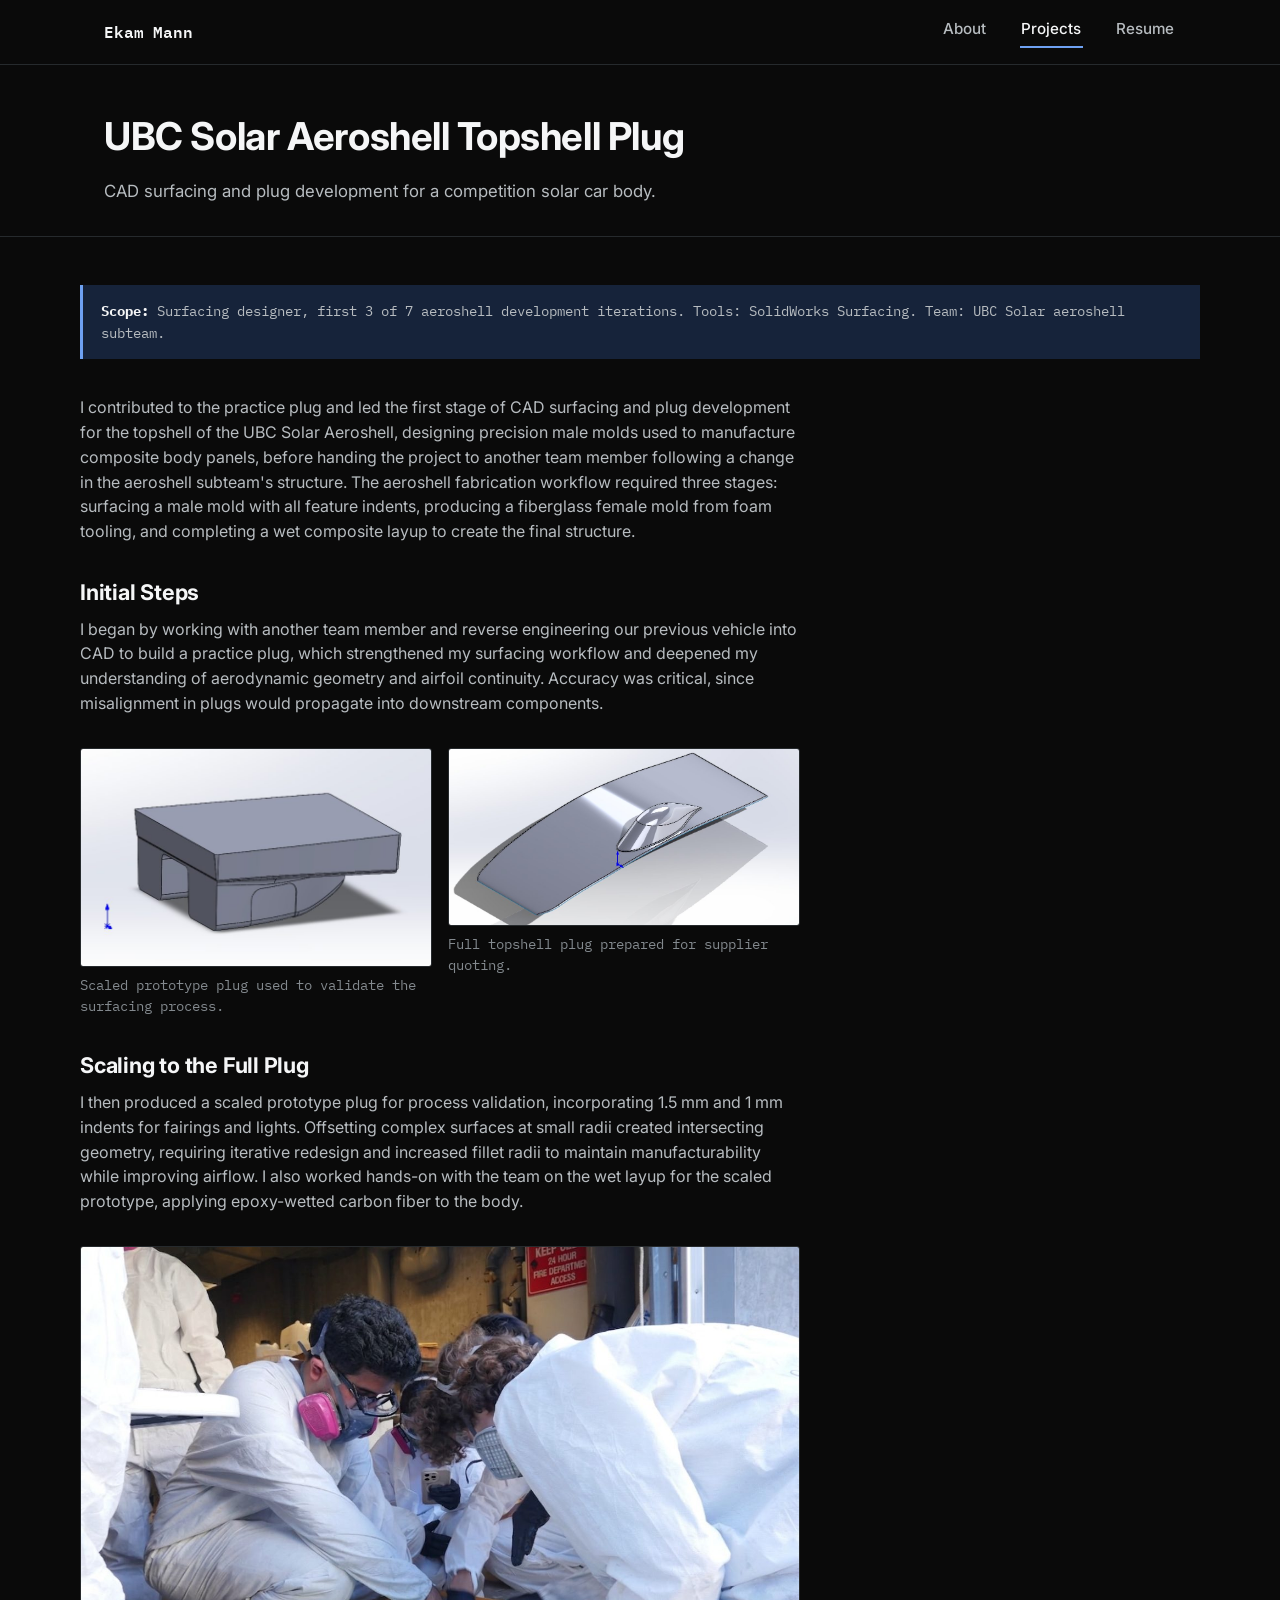
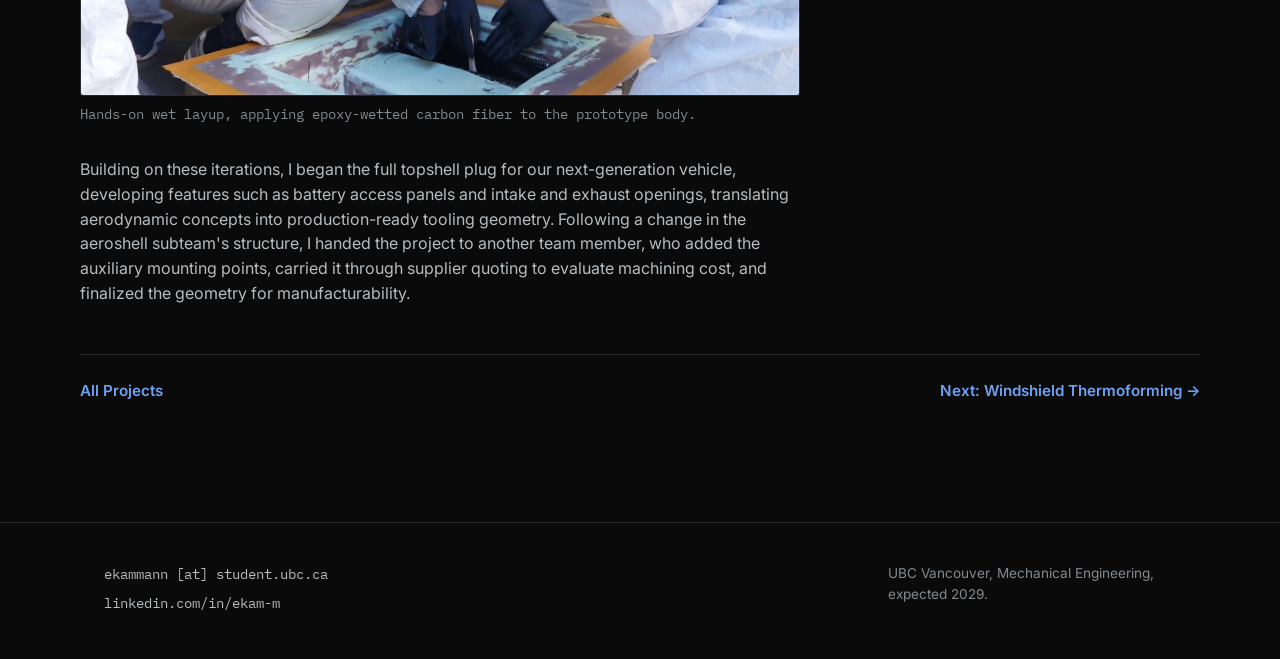
<file: projects/aeroshell-topshell-plug/index.html>
<!doctype html>
<html lang="en">
<head>
<meta charset="UTF-8" />
<meta name="viewport" content="width=device-width, initial-scale=1" />
<title>UBC Solar Aeroshell Topshell Plug · Ekam Mann</title>
<meta name="description" content="CAD surfacing and plug development for the UBC Solar aeroshell topshell, a precision male mold used to manufacture composite body panels." />
<meta property="og:type" content="website" />
<meta property="og:url" content="https://ekammann.com/projects/aeroshell-topshell-plug/" />
<meta property="og:title" content="UBC Solar Aeroshell Topshell Plug · Ekam Mann" />
<meta property="og:description" content="CAD surfacing and plug development for the UBC Solar aeroshell topshell, a precision male mold used to manufacture composite body panels." />
<meta property="og:image" content="https://ekammann.com/assets/img/og-image.jpg" />
<meta name="twitter:card" content="summary" />
<meta name="twitter:title" content="UBC Solar Aeroshell Topshell Plug · Ekam Mann" />
<meta name="twitter:description" content="CAD surfacing and plug development for the UBC Solar aeroshell topshell, a precision male mold used to manufacture composite body panels." />
<meta name="twitter:image" content="https://ekammann.com/assets/img/og-image.jpg" />
<link rel="icon" href="/favicon.ico" sizes="any" />
<link rel="icon" href="/assets/img/favicon-32.png" type="image/png" sizes="32x32" />
<link rel="icon" href="/assets/img/favicon-16.png" type="image/png" sizes="16x16" />
<link rel="apple-touch-icon" href="/assets/img/apple-touch-icon.png" />
<link rel="preconnect" href="https://fonts.googleapis.com" />
<link rel="preconnect" href="https://fonts.gstatic.com" crossorigin />
<link href="https://fonts.googleapis.com/css2?family=Inter:wght@400;500;600;700&family=IBM+Plex+Mono:wght@400;500;600&display=swap" rel="stylesheet" />
<link rel="stylesheet" href="/assets/css/style.css" />
</head>
<body>
<a class="skip-link" href="#main">Skip to content</a>

<nav class="site-nav" aria-label="Primary">
  <div class="container">
    <a class="nav-brand" href="/">Ekam Mann</a>
    <button class="nav-toggle" aria-expanded="false" aria-controls="nav-links" aria-label="Toggle menu">
      <svg width="20" height="20" viewBox="0 0 20 20" fill="none" aria-hidden="true"><path d="M2.5 5h15M2.5 10h15M2.5 15h15" stroke="currentColor" stroke-width="1.5" stroke-linecap="round"/></svg>
    </button>
    <ul class="nav-links" id="nav-links">
      <li><a href="/">About</a></li>
      <li><a href="/projects/" aria-current="page">Projects</a></li>
      <li><a href="/resume/">Resume</a></li>
    </ul>
  </div>
</nav>

<main id="main">
  <header class="page-header">
    <div class="container">
      <h1>UBC Solar Aeroshell Topshell Plug</h1>
      <p class="lede">CAD surfacing and plug development for a competition solar car body.</p>
    </div>
  </header>

  <div class="container project-detail">
    <p class="scope-line"><strong>Scope:</strong> Surfacing designer, first 3 of 7 aeroshell development iterations. Tools: SolidWorks Surfacing. Team: UBC Solar aeroshell subteam.</p>

    <div class="project-body">
      <p>I contributed to the practice plug and led the first stage of CAD surfacing and plug development for the topshell of the UBC Solar Aeroshell, designing precision male molds used to manufacture composite body panels, before handing the project to another team member following a change in the aeroshell subteam's structure. The aeroshell fabrication workflow required three stages: surfacing a male mold with all feature indents, producing a fiberglass female mold from foam tooling, and completing a wet composite layup to create the final structure.</p>

      <h2>Initial Steps</h2>
      <p>I began by working with another team member and reverse engineering our previous vehicle into CAD to build a practice plug, which strengthened my surfacing workflow and deepened my understanding of aerodynamic geometry and airfoil continuity. Accuracy was critical, since misalignment in plugs would propagate into downstream components.</p>

      <div class="image-pair">
        <figure>
          <img src="/assets/img/p1-topshell-plug.jpg" alt="Scaled prototype topshell plug in SolidWorks, showing 1.5 mm and 1 mm indents for fairings and lights." loading="lazy" width="718" height="446" />
          <figcaption>Scaled prototype plug used to validate the surfacing process.</figcaption>
        </figure>
        <figure>
          <img src="/assets/img/p1-prototype-plug.jpg" alt="Full topshell plug for the next-generation aeroshell, with battery access panels and intake and exhaust openings." loading="lazy" width="1070" height="539" />
          <figcaption>Full topshell plug prepared for supplier quoting.</figcaption>
        </figure>
      </div>

      <h2>Scaling to the Full Plug</h2>
      <p>I then produced a scaled prototype plug for process validation, incorporating 1.5 mm and 1 mm indents for fairings and lights. Offsetting complex surfaces at small radii created intersecting geometry, requiring iterative redesign and increased fillet radii to maintain manufacturability while improving airflow. I also worked hands-on with the team on the wet layup for the scaled prototype, applying epoxy-wetted carbon fiber to the body.</p>

      <div class="image-block">
        <figure>
          <img src="/assets/img/p1-manufacturing.jpg" alt="Working with the team in PPE, applying epoxy-wetted carbon fiber to the scaled prototype body." loading="lazy" width="1308" height="816" />
          <figcaption>Hands-on wet layup, applying epoxy-wetted carbon fiber to the prototype body.</figcaption>
        </figure>
      </div>
      <p>Building on these iterations, I began the full topshell plug for our next-generation vehicle, developing features such as battery access panels and intake and exhaust openings, translating aerodynamic concepts into production-ready tooling geometry. Following a change in the aeroshell subteam's structure, I handed the project to another team member, who added the auxiliary mounting points, carried it through supplier quoting to evaluate machining cost, and finalized the geometry for manufacturability.</p>
    </div>

    <nav class="project-nav" aria-label="Project navigation">
      <a href="/projects/">All Projects</a>
      <a href="/projects/windshield-thermoforming/">Next: Windshield Thermoforming →</a>
    </nav>
  </div>
</main>

<footer class="site-footer">
  <div class="container">
    <div class="footer-contact">
      <a href="#" data-mail-user="ekammann" data-mail-domain="student.ubc.ca">ekammann [at] student.ubc.ca</a>
      <a href="https://linkedin.com/in/ekam-m" target="_blank" rel="noopener">linkedin.com/in/ekam-m</a>
    </div>
    <p class="footer-note">UBC Vancouver, Mechanical Engineering, expected 2029.</p>
  </div>
</footer>

<script src="/assets/js/main.js"></script>
</body>
</html>
</file>
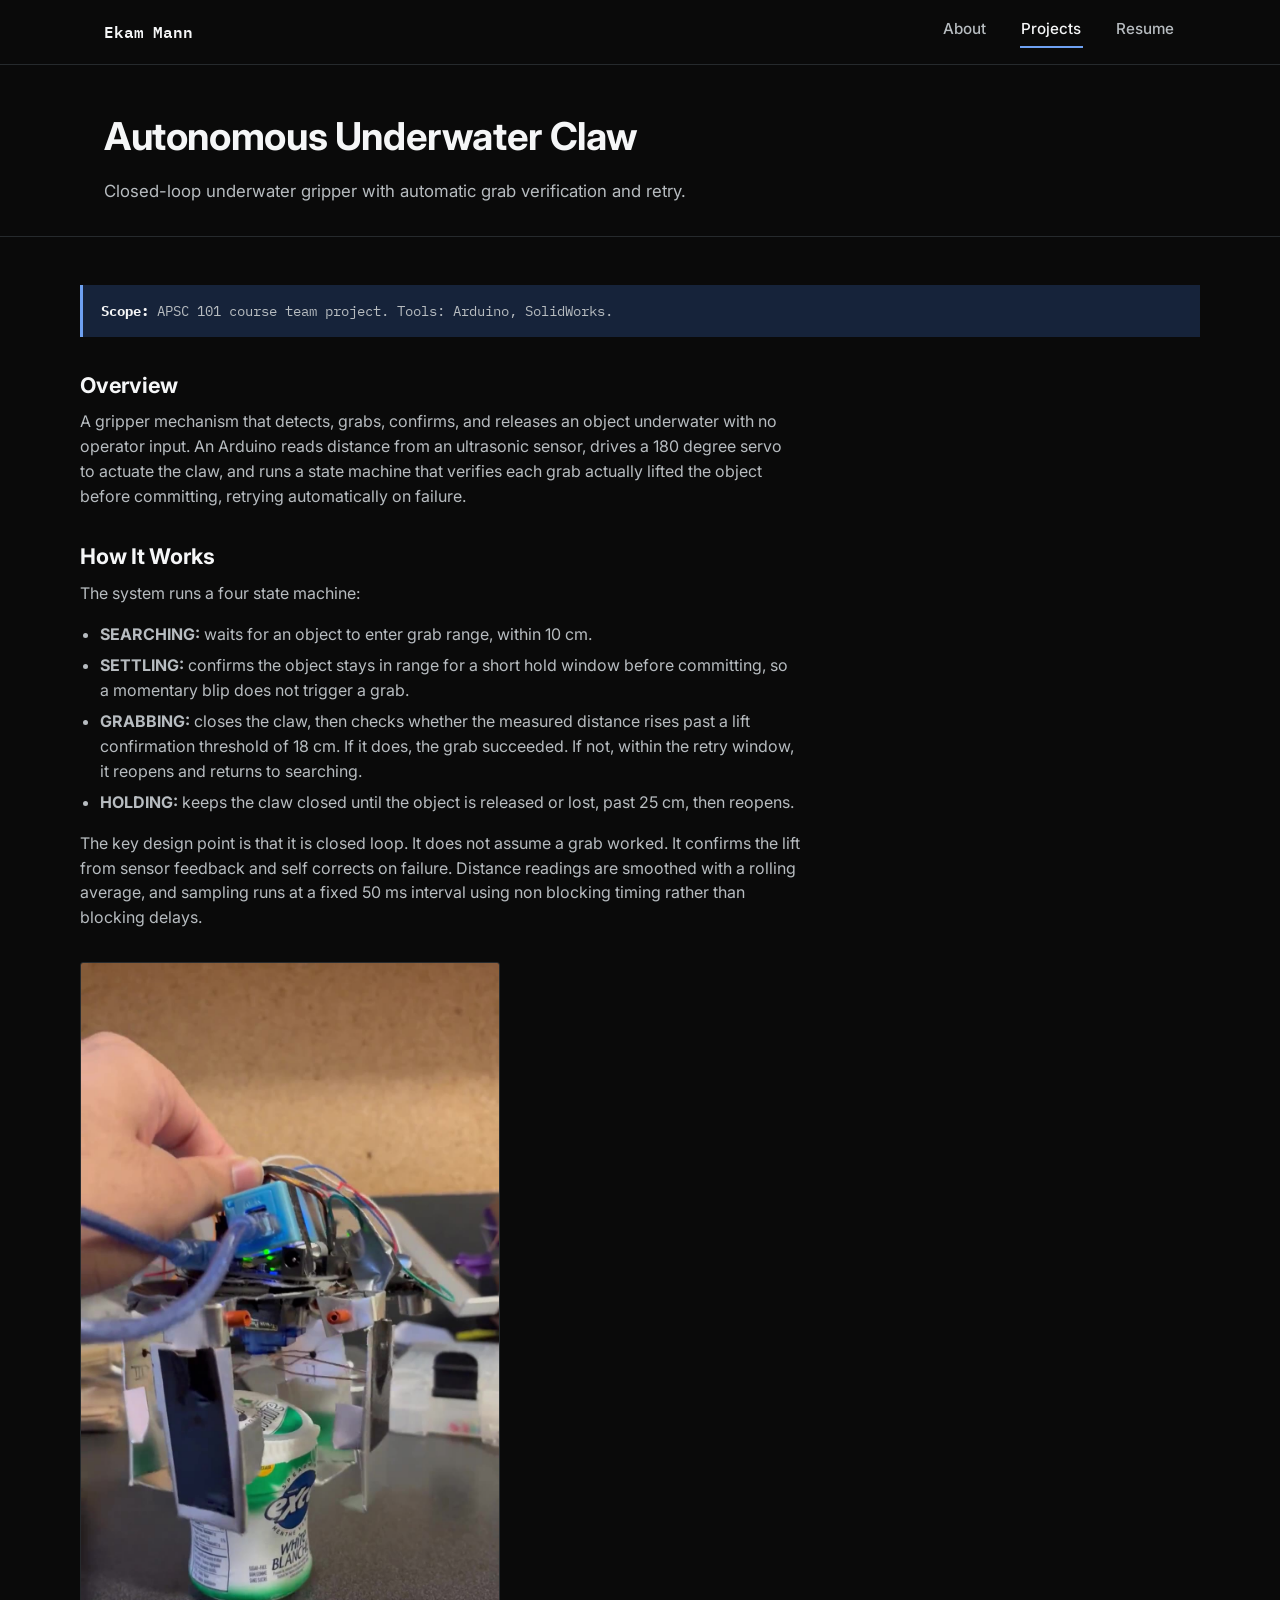
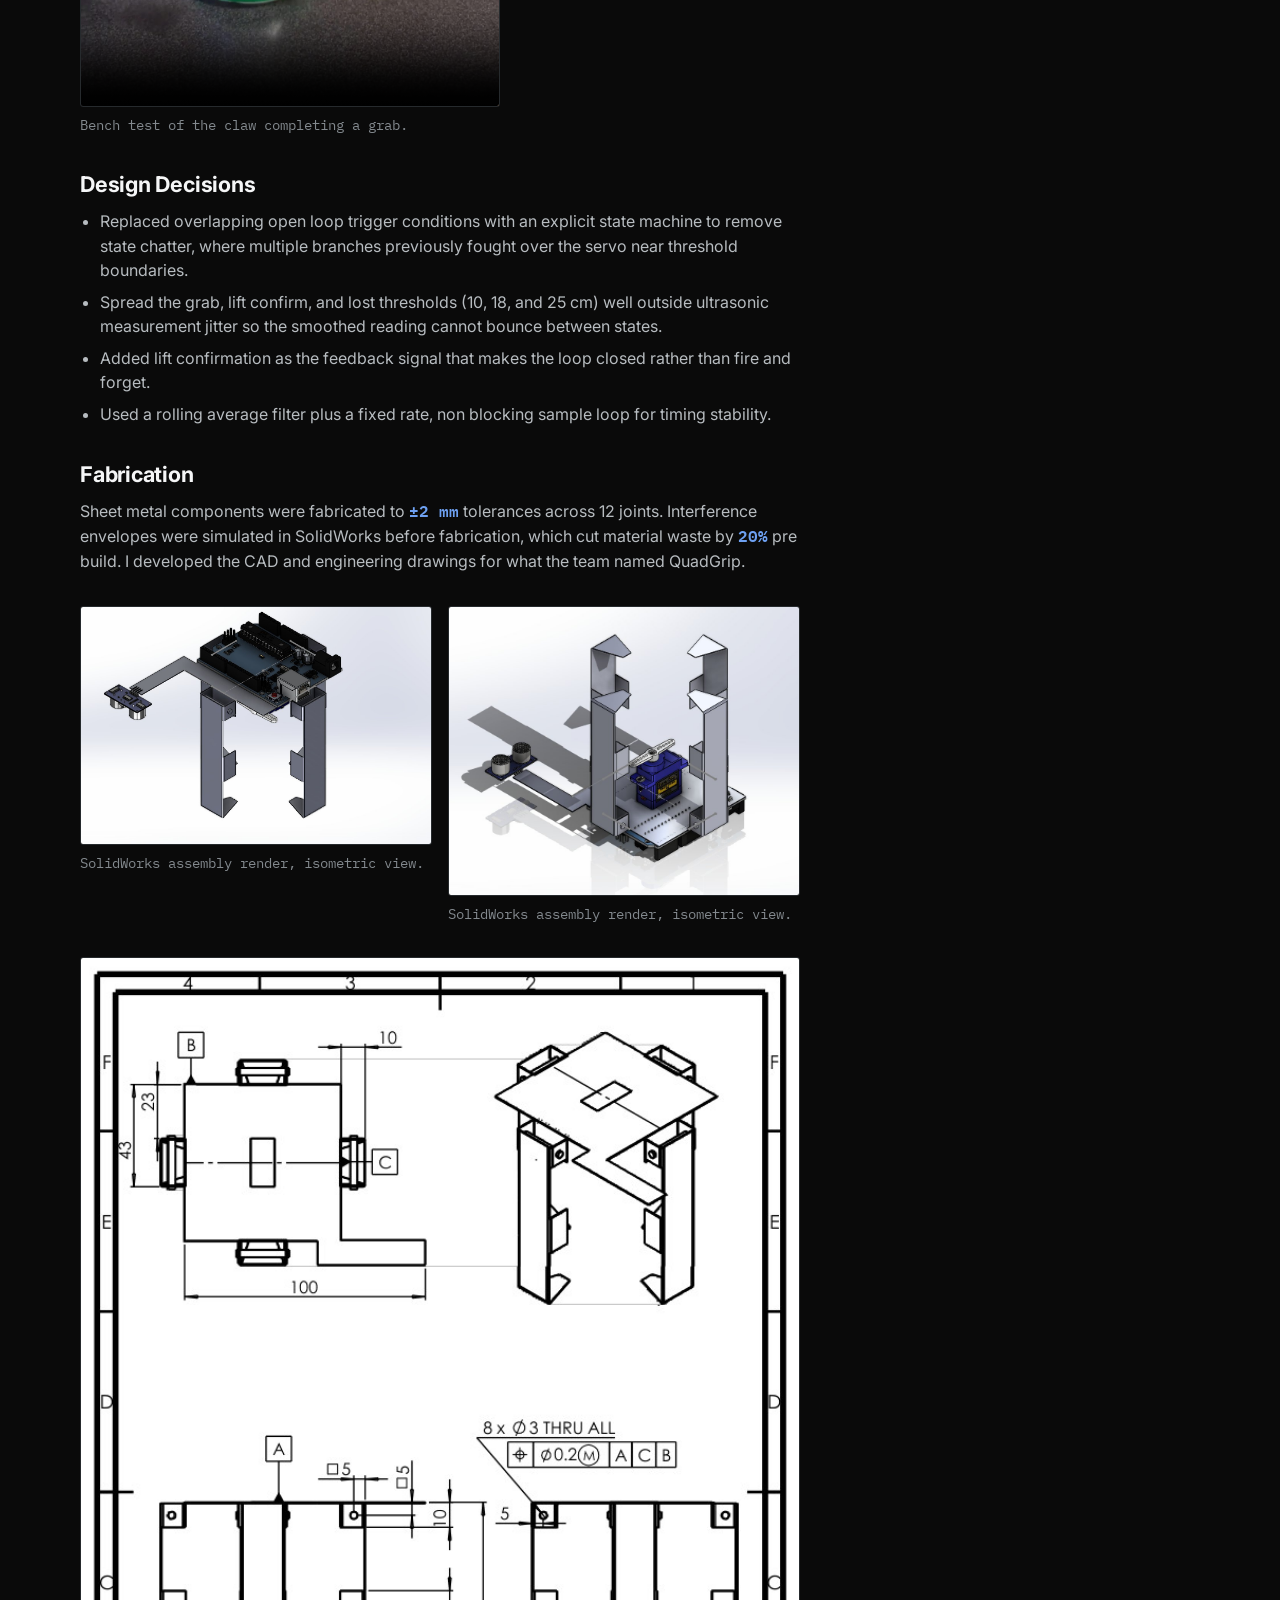
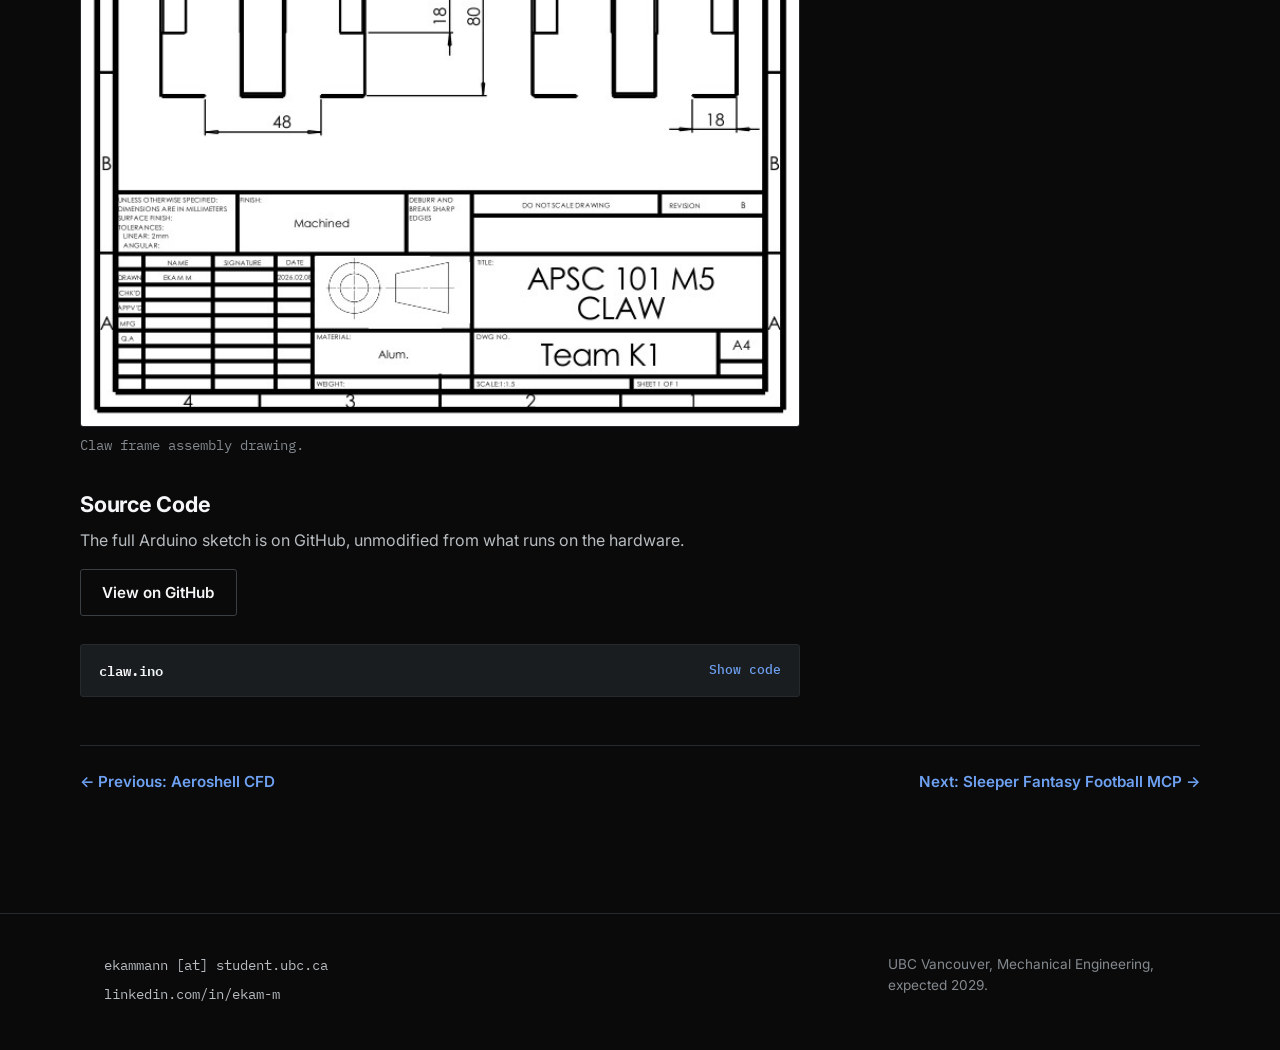
<file: projects/autonomous-claw/index.html>
<!doctype html>
<html lang="en">
<head>
<meta charset="UTF-8" />
<meta name="viewport" content="width=device-width, initial-scale=1" />
<title>Autonomous Underwater Claw · Ekam Mann</title>
<meta name="description" content="Closed-loop underwater gripper for an APSC 101 course team project: Arduino, ultrasonic sensing, and a state machine that verifies each grab before committing." />
<meta property="og:type" content="website" />
<meta property="og:url" content="https://ekammann.com/projects/autonomous-claw/" />
<meta property="og:title" content="Autonomous Underwater Claw · Ekam Mann" />
<meta property="og:description" content="Closed-loop underwater gripper for an APSC 101 course team project: Arduino, ultrasonic sensing, and a state machine that verifies each grab before committing." />
<meta property="og:image" content="https://ekammann.com/assets/img/og-image.jpg" />
<meta name="twitter:card" content="summary" />
<meta name="twitter:title" content="Autonomous Underwater Claw · Ekam Mann" />
<meta name="twitter:description" content="Closed-loop underwater gripper for an APSC 101 course team project: Arduino, ultrasonic sensing, and a state machine that verifies each grab before committing." />
<meta name="twitter:image" content="https://ekammann.com/assets/img/og-image.jpg" />
<link rel="icon" href="/favicon.ico" sizes="any" />
<link rel="icon" href="/assets/img/favicon-32.png" type="image/png" sizes="32x32" />
<link rel="icon" href="/assets/img/favicon-16.png" type="image/png" sizes="16x16" />
<link rel="apple-touch-icon" href="/assets/img/apple-touch-icon.png" />
<link rel="preconnect" href="https://fonts.googleapis.com" />
<link rel="preconnect" href="https://fonts.gstatic.com" crossorigin />
<link href="https://fonts.googleapis.com/css2?family=Inter:wght@400;500;600;700&family=IBM+Plex+Mono:wght@400;500;600&display=swap" rel="stylesheet" />
<link rel="stylesheet" href="/assets/css/style.css" />
</head>
<body>
<a class="skip-link" href="#main">Skip to content</a>

<nav class="site-nav" aria-label="Primary">
  <div class="container">
    <a class="nav-brand" href="/">Ekam Mann</a>
    <button class="nav-toggle" aria-expanded="false" aria-controls="nav-links" aria-label="Toggle menu">
      <svg width="20" height="20" viewBox="0 0 20 20" fill="none" aria-hidden="true"><path d="M2.5 5h15M2.5 10h15M2.5 15h15" stroke="currentColor" stroke-width="1.5" stroke-linecap="round"/></svg>
    </button>
    <ul class="nav-links" id="nav-links">
      <li><a href="/">About</a></li>
      <li><a href="/projects/" aria-current="page">Projects</a></li>
      <li><a href="/resume/">Resume</a></li>
    </ul>
  </div>
</nav>

<main id="main">
  <header class="page-header">
    <div class="container">
      <h1>Autonomous Underwater Claw</h1>
      <p class="lede">Closed-loop underwater gripper with automatic grab verification and retry.</p>
    </div>
  </header>

  <div class="container project-detail">
    <p class="scope-line"><strong>Scope:</strong> APSC 101 course team project. Tools: Arduino, SolidWorks.</p>

    <div class="project-body">
      <h2>Overview</h2>
      <p>A gripper mechanism that detects, grabs, confirms, and releases an object underwater with no operator input. An Arduino reads distance from an ultrasonic sensor, drives a 180 degree servo to actuate the claw, and runs a state machine that verifies each grab actually lifted the object before committing, retrying automatically on failure.</p>

      <h2>How It Works</h2>
      <p>The system runs a four state machine:</p>
      <ul>
        <li><strong>SEARCHING:</strong> waits for an object to enter grab range, within 10 cm.</li>
        <li><strong>SETTLING:</strong> confirms the object stays in range for a short hold window before committing, so a momentary blip does not trigger a grab.</li>
        <li><strong>GRABBING:</strong> closes the claw, then checks whether the measured distance rises past a lift confirmation threshold of 18 cm. If it does, the grab succeeded. If not, within the retry window, it reopens and returns to searching.</li>
        <li><strong>HOLDING:</strong> keeps the claw closed until the object is released or lost, past 25 cm, then reopens.</li>
      </ul>
      <p>The key design point is that it is closed loop. It does not assume a grab worked. It confirms the lift from sensor feedback and self corrects on failure. Distance readings are smoothed with a rolling average, and sampling runs at a fixed 50 ms interval using non blocking timing rather than blocking delays.</p>

      <div class="video-block">
        <video controls preload="metadata" poster="/assets/img/autonomous-claw-poster.jpg" width="1000" height="1778">
          <source src="/assets/video/autonomous-claw-demo.mp4" type="video/mp4" />
        </video>
        <figcaption>Bench test of the claw completing a grab.</figcaption>
      </div>

      <h2>Design Decisions</h2>
      <ul>
        <li>Replaced overlapping open loop trigger conditions with an explicit state machine to remove state chatter, where multiple branches previously fought over the servo near threshold boundaries.</li>
        <li>Spread the grab, lift confirm, and lost thresholds (10, 18, and 25 cm) well outside ultrasonic measurement jitter so the smoothed reading cannot bounce between states.</li>
        <li>Added lift confirmation as the feedback signal that makes the loop closed rather than fire and forget.</li>
        <li>Used a rolling average filter plus a fixed rate, non blocking sample loop for timing stability.</li>
      </ul>

      <h2>Fabrication</h2>
      <p>Sheet metal components were fabricated to <span class="metric">±2 mm</span> tolerances across 12 joints. Interference envelopes were simulated in SolidWorks before fabrication, which cut material waste by <span class="metric">20%</span> pre build. I developed the CAD and engineering drawings for what the team named QuadGrip.</p>

      <div class="image-pair">
        <figure>
          <img src="/assets/img/autonomous-claw-cad-1.jpg" alt="SolidWorks assembly render of the claw mechanism, isometric view, showing the Arduino Uno, ultrasonic sensor, and sheet metal frame legs." loading="lazy" width="1219" height="826" />
          <figcaption>SolidWorks assembly render, isometric view.</figcaption>
        </figure>
        <figure>
          <img src="/assets/img/autonomous-claw-cad-2.jpg" alt="SolidWorks assembly render of the claw mechanism, isometric view, showing the servo motor, ultrasonic sensor, and sheet metal frame legs." loading="lazy" width="916" height="754" />
          <figcaption>SolidWorks assembly render, isometric view.</figcaption>
        </figure>
      </div>

      <div class="image-block">
        <figure>
          <img src="/assets/img/autonomous-claw-drawing.jpg" alt="Engineering drawing of the claw frame legs, dimensioned in millimeters, with hole callouts and position tolerance for the leg assembly." loading="lazy" width="679" height="1010" />
          <figcaption>Claw frame assembly drawing.</figcaption>
        </figure>
      </div>

      <h2>Source Code</h2>
      <p>The full Arduino sketch is on GitHub, unmodified from what runs on the hardware.</p>
      <p><a class="btn btn-secondary" href="https://github.com/ekam-mann/autonomous-claw" target="_blank" rel="noopener">View on GitHub</a></p>

      <details class="code-details">
        <summary class="code-summary">claw.ino</summary>
        <pre><code>#include &lt;Servo.h&gt;

Servo myServo;

// ---------------- Pins ----------------
const int servoPin = 8;
const int trigPin  = 11;
const int echoPin  = 10;

// ---------------- Servo positions ----------------
const int posOpen  = 180;
const int posClose = 0;

// ---------------- Thresholds (cm) ----------------
// Spread wider than sonar jitter to avoid state chatter near boundaries.
const float GRAB_THRESHOLD    = 10.0;  // object close enough to attempt grab
const float LIFT_CONFIRM      = 18.0;  // distance proving the object was lifted
const float LOST_THRESHOLD    = 25.0;  // object gone / dropped: reopen and reset

// ---------------- Timing (ms) ----------------
const unsigned long HOLD_TIME   = 300;   // object must stay in range before grabbing
const unsigned long LIFT_WAIT   = 1200;  // window to confirm a successful lift
const unsigned long LOOP_PERIOD = 50;    // fixed sample interval
const unsigned long ECHO_TIMEOUT = 25000; // us; caps pulseIn blocking

// ---------------- Averaging ----------------
#define AVG_SIZE 5
float distances[AVG_SIZE];
int idx = 0;
bool bufferFilled = false;

// ---------------- State machine ----------------
enum ClawState { SEARCHING, SETTLING, GRABBING, HOLDING };
ClawState state = SEARCHING;

unsigned long settleStart = 0;
unsigned long grabStart   = 0;
unsigned long lastLoop    = 0;

// ------------------------------------------------
// Rolling average. Returns false until the buffer has real data.
bool getAverageDistance(float newVal, float &amp;out) {
  distances[idx] = newVal;
  idx = (idx + 1) % AVG_SIZE;
  if (idx == 0) bufferFilled = true;
  if (!bufferFilled) return false;

  float sum = 0;
  for (int i = 0; i &lt; AVG_SIZE; i++) sum += distances[i];
  out = sum / AVG_SIZE;
  return true;
}

// ------------------------------------------------
// Returns distance in cm, or -1 on timeout (no echo).
float readSonar() {
  digitalWrite(trigPin, LOW);
  delayMicroseconds(2);
  digitalWrite(trigPin, HIGH);
  delayMicroseconds(10);
  digitalWrite(trigPin, LOW);

  long duration = pulseIn(echoPin, HIGH, ECHO_TIMEOUT);
  if (duration == 0) return -1.0;
  return duration * 0.034 / 2.0;
}

// ------------------------------------------------
void openClaw()  { myServo.write(posOpen);  }
void closeClaw() { myServo.write(posClose); }

// ------------------------------------------------
void setup() {
  pinMode(trigPin, OUTPUT);
  pinMode(echoPin, INPUT);

  myServo.attach(servoPin);
  openClaw();

  Serial.begin(9600);
  lastLoop = millis();
}

// ------------------------------------------------
void loop() {
  unsigned long now = millis();
  if (now - lastLoop &lt; LOOP_PERIOD) return;  // fixed-rate sampling
  lastLoop = now;

  float raw = readSonar();
  if (raw &lt; 0) return;  // no echo this cycle, skip

  float distance;
  if (!getAverageDistance(raw, distance)) return;  // wait for buffer to fill

  Serial.print(&quot;State: &quot;);
  Serial.print(state);
  Serial.print(&quot;  Dist: &quot;);
  Serial.println(distance);

  switch (state) {

    case SEARCHING:
      // Wait for an object to enter grab range.
      if (distance &lt;= GRAB_THRESHOLD) {
        state = SETTLING;
        settleStart = now;
      }
      break;

    case SETTLING:
      // Confirm the object is stable in range before committing.
      if (distance &gt; GRAB_THRESHOLD) {
        state = SEARCHING;              // drifted out, abort
      } else if (now - settleStart &gt;= HOLD_TIME) {
        Serial.println(&quot;Closing claw&quot;);
        closeClaw();
        state = GRABBING;
        grabStart = now;
      }
      break;

    case GRABBING:
      // Closed-loop check: did the grip actually lift the object?
      if (distance &gt;= LIFT_CONFIRM) {
        Serial.println(&quot;Lift confirmed&quot;);
        state = HOLDING;                // success
      } else if (now - grabStart &gt;= LIFT_WAIT) {
        Serial.println(&quot;Grab failed, retrying&quot;);
        openClaw();
        state = SEARCHING;              // failure, reopen and retry
      }
      break;

    case HOLDING:
      // Hold until the object is released or lost.
      if (distance &gt;= LOST_THRESHOLD) {
        Serial.println(&quot;Object released, reopening&quot;);
        openClaw();
        state = SEARCHING;
      }
      break;
  }
}
</code></pre>
      </details>
    </div>

    <nav class="project-nav" aria-label="Project navigation">
      <a href="/projects/aeroshell-cfd/">← Previous: Aeroshell CFD</a>
      <a href="/projects/sleeper-fantasy-mcp/">Next: Sleeper Fantasy Football MCP →</a>
    </nav>
  </div>
</main>

<footer class="site-footer">
  <div class="container">
    <div class="footer-contact">
      <a href="#" data-mail-user="ekammann" data-mail-domain="student.ubc.ca">ekammann [at] student.ubc.ca</a>
      <a href="https://linkedin.com/in/ekam-m" target="_blank" rel="noopener">linkedin.com/in/ekam-m</a>
    </div>
    <p class="footer-note">UBC Vancouver, Mechanical Engineering, expected 2029.</p>
  </div>
</footer>

<script src="/assets/js/main.js"></script>
</body>
</html>
</file>
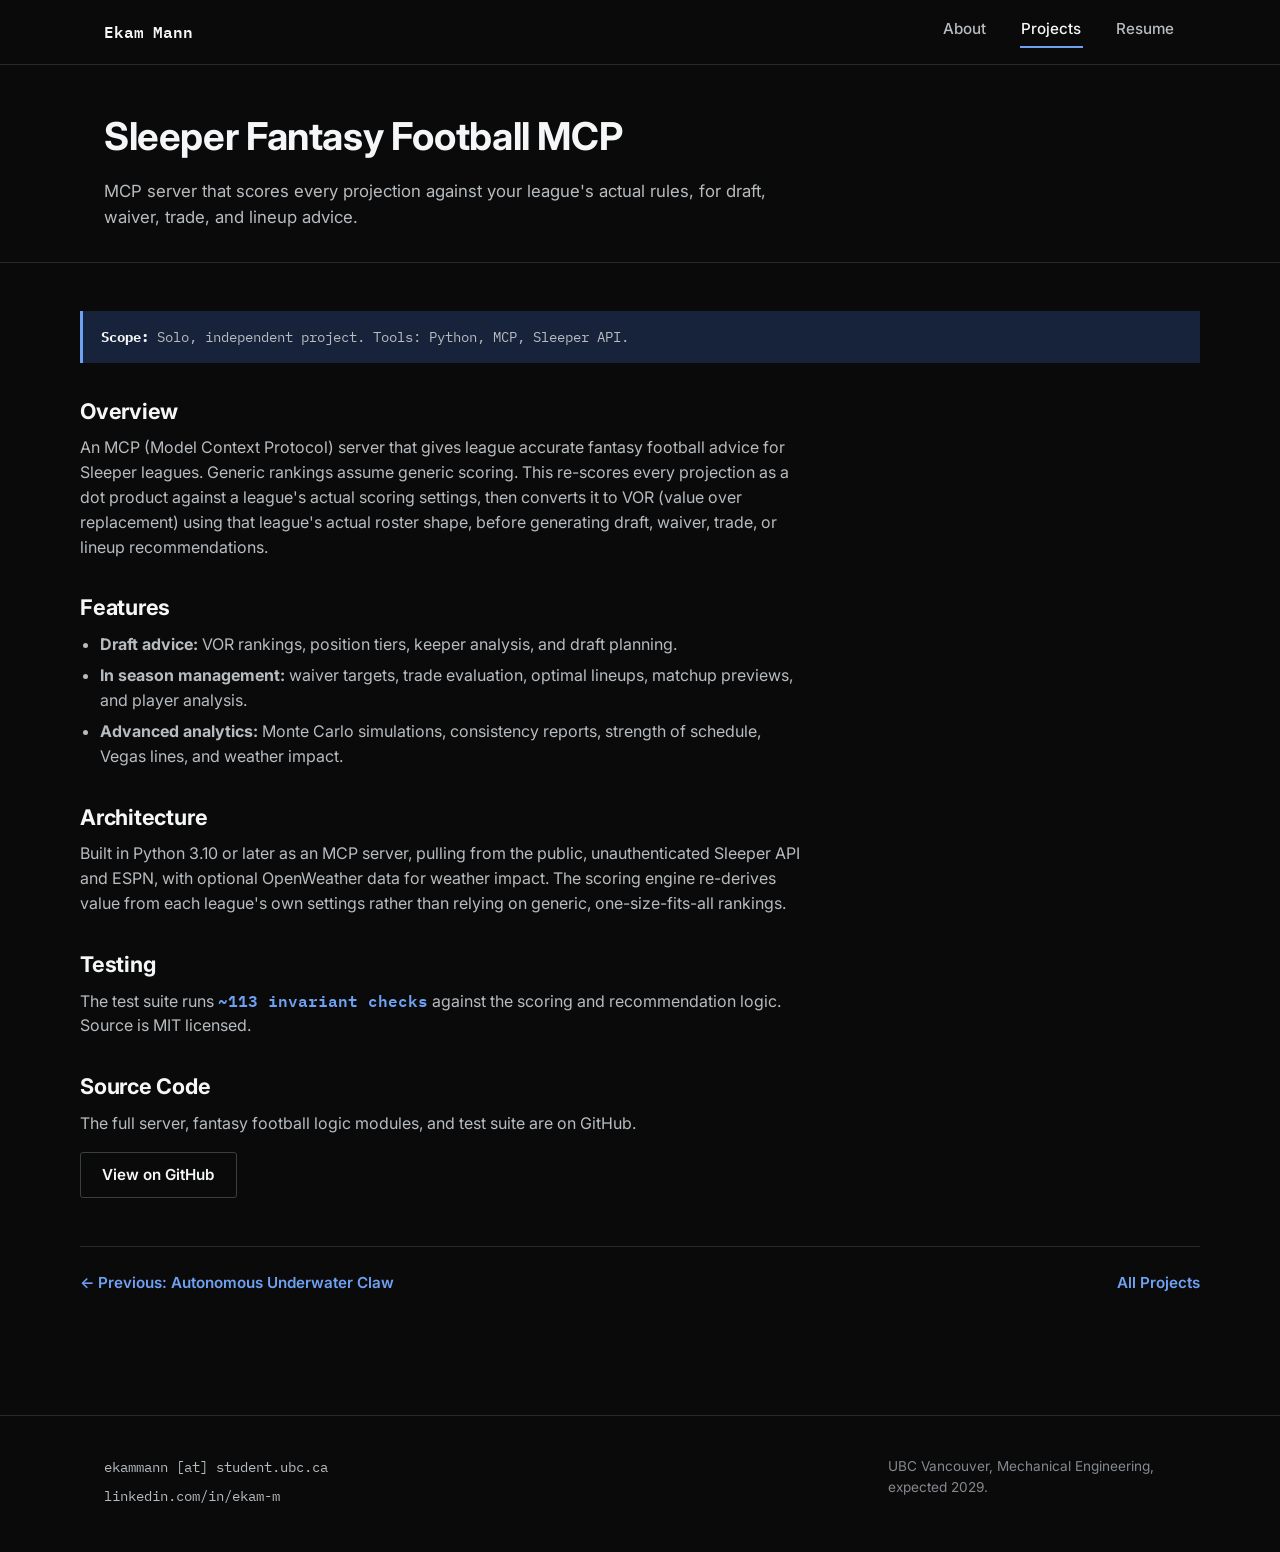
<file: projects/sleeper-fantasy-mcp/index.html>
<!doctype html>
<html lang="en">
<head>
<meta charset="UTF-8" />
<meta name="viewport" content="width=device-width, initial-scale=1" />
<title>Sleeper Fantasy Football MCP · Ekam Mann</title>
<meta name="description" content="An MCP server that scores fantasy football projections against your Sleeper league's actual rules for draft, waiver, trade, and lineup advice." />
<meta property="og:type" content="website" />
<meta property="og:url" content="https://ekammann.com/projects/sleeper-fantasy-mcp/" />
<meta property="og:title" content="Sleeper Fantasy Football MCP · Ekam Mann" />
<meta property="og:description" content="An MCP server that scores fantasy football projections against your Sleeper league's actual rules for draft, waiver, trade, and lineup advice." />
<meta property="og:image" content="https://ekammann.com/assets/img/og-image.jpg" />
<meta name="twitter:card" content="summary" />
<meta name="twitter:title" content="Sleeper Fantasy Football MCP · Ekam Mann" />
<meta name="twitter:description" content="An MCP server that scores fantasy football projections against your Sleeper league's actual rules for draft, waiver, trade, and lineup advice." />
<meta name="twitter:image" content="https://ekammann.com/assets/img/og-image.jpg" />
<link rel="icon" href="/favicon.ico" sizes="any" />
<link rel="icon" href="/assets/img/favicon-32.png" type="image/png" sizes="32x32" />
<link rel="icon" href="/assets/img/favicon-16.png" type="image/png" sizes="16x16" />
<link rel="apple-touch-icon" href="/assets/img/apple-touch-icon.png" />
<link rel="preconnect" href="https://fonts.googleapis.com" />
<link rel="preconnect" href="https://fonts.gstatic.com" crossorigin />
<link href="https://fonts.googleapis.com/css2?family=Inter:wght@400;500;600;700&family=IBM+Plex+Mono:wght@400;500;600&display=swap" rel="stylesheet" />
<link rel="stylesheet" href="/assets/css/style.css" />
</head>
<body>
<a class="skip-link" href="#main">Skip to content</a>

<nav class="site-nav" aria-label="Primary">
  <div class="container">
    <a class="nav-brand" href="/">Ekam Mann</a>
    <button class="nav-toggle" aria-expanded="false" aria-controls="nav-links" aria-label="Toggle menu">
      <svg width="20" height="20" viewBox="0 0 20 20" fill="none" aria-hidden="true"><path d="M2.5 5h15M2.5 10h15M2.5 15h15" stroke="currentColor" stroke-width="1.5" stroke-linecap="round"/></svg>
    </button>
    <ul class="nav-links" id="nav-links">
      <li><a href="/">About</a></li>
      <li><a href="/projects/" aria-current="page">Projects</a></li>
      <li><a href="/resume/">Resume</a></li>
    </ul>
  </div>
</nav>

<main id="main">
  <header class="page-header">
    <div class="container">
      <h1>Sleeper Fantasy Football MCP</h1>
      <p class="lede">MCP server that scores every projection against your league's actual rules, for draft, waiver, trade, and lineup advice.</p>
    </div>
  </header>

  <div class="container project-detail">
    <p class="scope-line"><strong>Scope:</strong> Solo, independent project. Tools: Python, MCP, Sleeper API.</p>

    <div class="project-body">
      <h2>Overview</h2>
      <p>An MCP (Model Context Protocol) server that gives league accurate fantasy football advice for Sleeper leagues. Generic rankings assume generic scoring. This re-scores every projection as a dot product against a league's actual scoring settings, then converts it to VOR (value over replacement) using that league's actual roster shape, before generating draft, waiver, trade, or lineup recommendations.</p>

      <h2>Features</h2>
      <ul>
        <li><strong>Draft advice:</strong> VOR rankings, position tiers, keeper analysis, and draft planning.</li>
        <li><strong>In season management:</strong> waiver targets, trade evaluation, optimal lineups, matchup previews, and player analysis.</li>
        <li><strong>Advanced analytics:</strong> Monte Carlo simulations, consistency reports, strength of schedule, Vegas lines, and weather impact.</li>
      </ul>

      <h2>Architecture</h2>
      <p>Built in Python 3.10 or later as an MCP server, pulling from the public, unauthenticated Sleeper API and ESPN, with optional OpenWeather data for weather impact. The scoring engine re-derives value from each league's own settings rather than relying on generic, one-size-fits-all rankings.</p>

      <h2>Testing</h2>
      <p>The test suite runs <span class="metric">~113 invariant checks</span> against the scoring and recommendation logic. Source is MIT licensed.</p>

      <h2>Source Code</h2>
      <p>The full server, fantasy football logic modules, and test suite are on GitHub.</p>
      <p><a class="btn btn-secondary" href="https://github.com/ekam-mann/sleeper-fantasy-mcp-" target="_blank" rel="noopener">View on GitHub</a></p>
    </div>

    <nav class="project-nav" aria-label="Project navigation">
      <a href="/projects/autonomous-claw/">← Previous: Autonomous Underwater Claw</a>
      <a href="/projects/">All Projects</a>
    </nav>
  </div>
</main>

<footer class="site-footer">
  <div class="container">
    <div class="footer-contact">
      <a href="#" data-mail-user="ekammann" data-mail-domain="student.ubc.ca">ekammann [at] student.ubc.ca</a>
      <a href="https://linkedin.com/in/ekam-m" target="_blank" rel="noopener">linkedin.com/in/ekam-m</a>
    </div>
    <p class="footer-note">UBC Vancouver, Mechanical Engineering, expected 2029.</p>
  </div>
</footer>

<script src="/assets/js/main.js"></script>
</body>
</html>
</file>
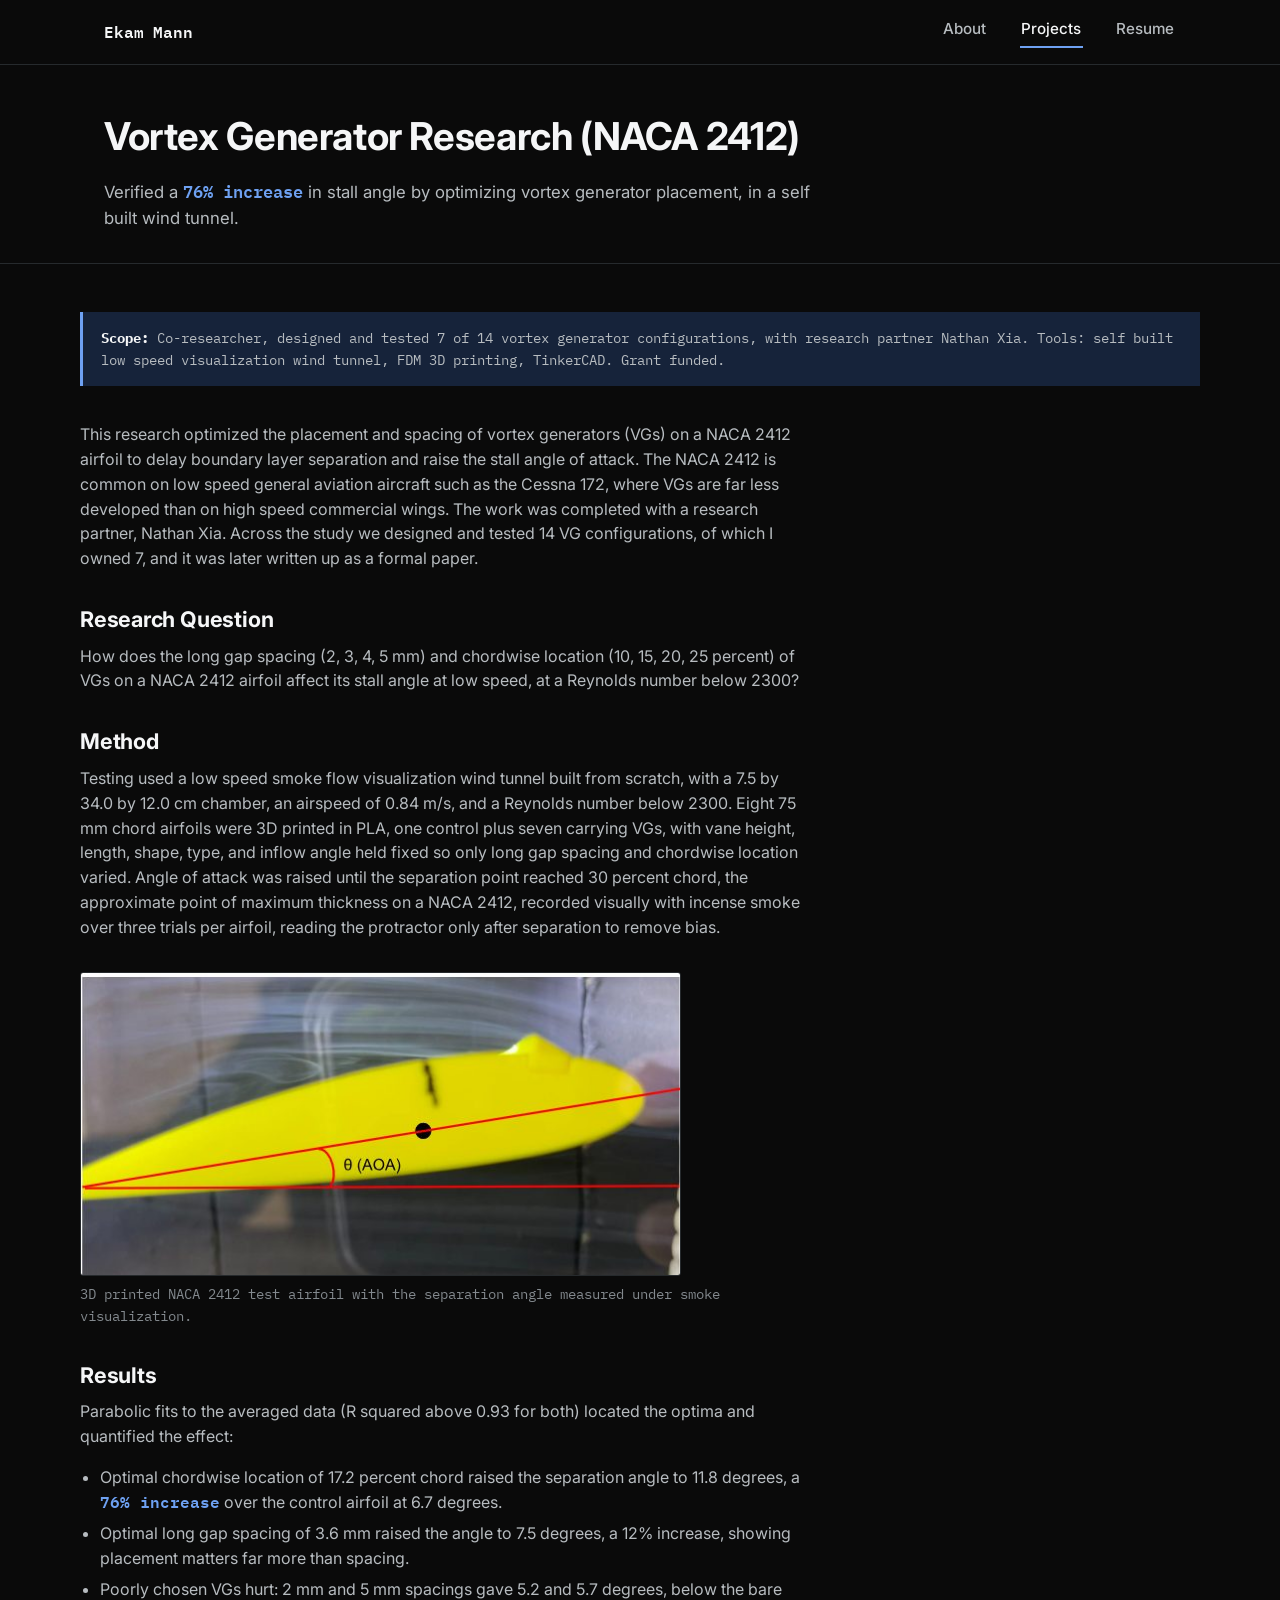
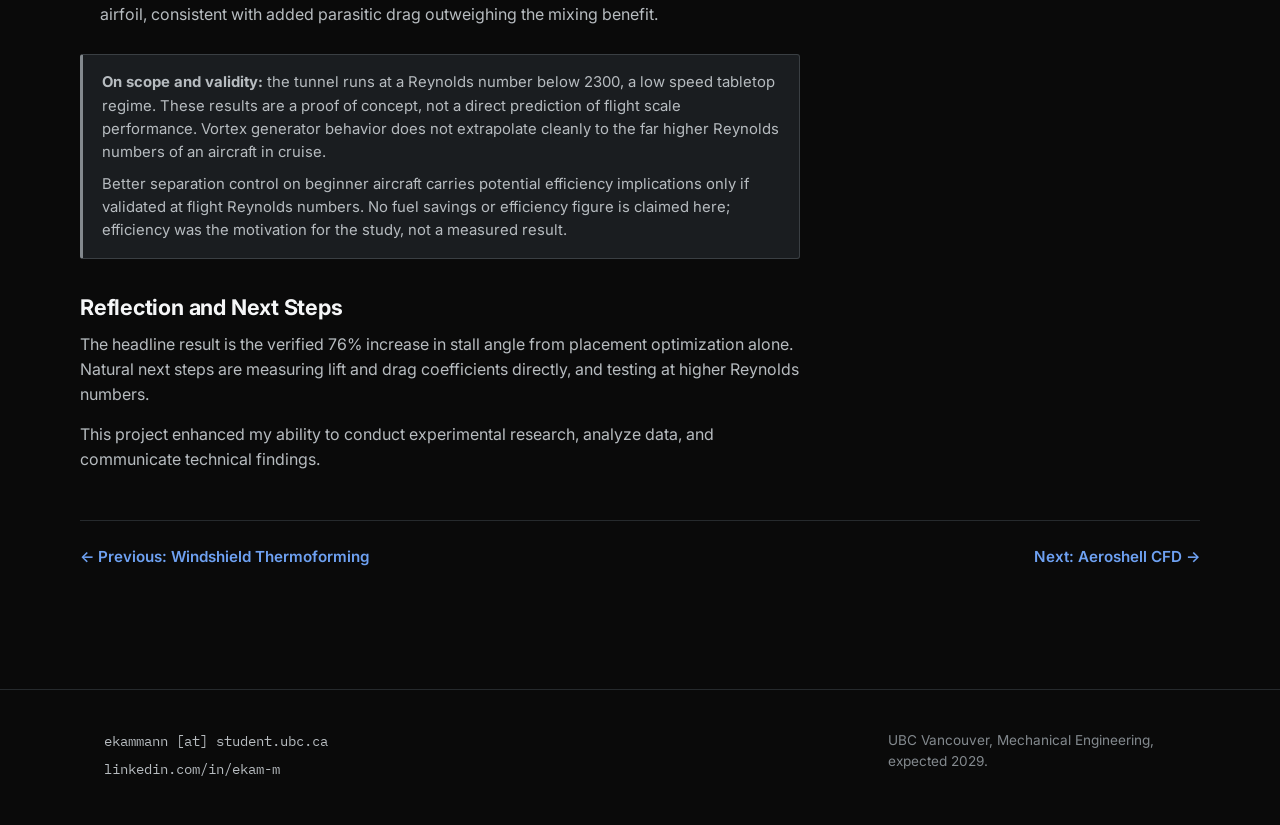
<file: projects/vortex-generator-research/index.html>
<!doctype html>
<html lang="en">
<head>
<meta charset="UTF-8" />
<meta name="viewport" content="width=device-width, initial-scale=1" />
<title>Vortex Generator Research (NACA 2412) · Ekam Mann</title>
<meta name="description" content="Grant-funded research optimizing vortex generator placement on a NACA 2412 airfoil, verifying a 76% increase in stall angle in a self-built wind tunnel." />
<meta property="og:type" content="website" />
<meta property="og:url" content="https://ekammann.com/projects/vortex-generator-research/" />
<meta property="og:title" content="Vortex Generator Research (NACA 2412) · Ekam Mann" />
<meta property="og:description" content="Grant-funded research optimizing vortex generator placement on a NACA 2412 airfoil, verifying a 76% increase in stall angle in a self-built wind tunnel." />
<meta property="og:image" content="https://ekammann.com/assets/img/og-image.jpg" />
<meta name="twitter:card" content="summary" />
<meta name="twitter:title" content="Vortex Generator Research (NACA 2412) · Ekam Mann" />
<meta name="twitter:description" content="Grant-funded research optimizing vortex generator placement on a NACA 2412 airfoil, verifying a 76% increase in stall angle in a self-built wind tunnel." />
<meta name="twitter:image" content="https://ekammann.com/assets/img/og-image.jpg" />
<link rel="icon" href="/favicon.ico" sizes="any" />
<link rel="icon" href="/assets/img/favicon-32.png" type="image/png" sizes="32x32" />
<link rel="icon" href="/assets/img/favicon-16.png" type="image/png" sizes="16x16" />
<link rel="apple-touch-icon" href="/assets/img/apple-touch-icon.png" />
<link rel="preconnect" href="https://fonts.googleapis.com" />
<link rel="preconnect" href="https://fonts.gstatic.com" crossorigin />
<link href="https://fonts.googleapis.com/css2?family=Inter:wght@400;500;600;700&family=IBM+Plex+Mono:wght@400;500;600&display=swap" rel="stylesheet" />
<link rel="stylesheet" href="/assets/css/style.css" />
</head>
<body>
<a class="skip-link" href="#main">Skip to content</a>

<nav class="site-nav" aria-label="Primary">
  <div class="container">
    <a class="nav-brand" href="/">Ekam Mann</a>
    <button class="nav-toggle" aria-expanded="false" aria-controls="nav-links" aria-label="Toggle menu">
      <svg width="20" height="20" viewBox="0 0 20 20" fill="none" aria-hidden="true"><path d="M2.5 5h15M2.5 10h15M2.5 15h15" stroke="currentColor" stroke-width="1.5" stroke-linecap="round"/></svg>
    </button>
    <ul class="nav-links" id="nav-links">
      <li><a href="/">About</a></li>
      <li><a href="/projects/" aria-current="page">Projects</a></li>
      <li><a href="/resume/">Resume</a></li>
    </ul>
  </div>
</nav>

<main id="main">
  <header class="page-header">
    <div class="container">
      <h1>Vortex Generator Research (NACA 2412)</h1>
      <p class="lede">Verified a <span class="metric">76% increase</span> in stall angle by optimizing vortex generator placement, in a self built wind tunnel.</p>
    </div>
  </header>

  <div class="container project-detail">
    <p class="scope-line"><strong>Scope:</strong> Co-researcher, designed and tested 7 of 14 vortex generator configurations, with research partner Nathan Xia. Tools: self built low speed visualization wind tunnel, FDM 3D printing, TinkerCAD. Grant funded.</p>

    <div class="project-body">
      <p>This research optimized the placement and spacing of vortex generators (VGs) on a NACA 2412 airfoil to delay boundary layer separation and raise the stall angle of attack. The NACA 2412 is common on low speed general aviation aircraft such as the Cessna 172, where VGs are far less developed than on high speed commercial wings. The work was completed with a research partner, Nathan Xia. Across the study we designed and tested 14 VG configurations, of which I owned 7, and it was later written up as a formal paper.</p>

      <h2>Research Question</h2>
      <p>How does the long gap spacing (2, 3, 4, 5 mm) and chordwise location (10, 15, 20, 25 percent) of VGs on a NACA 2412 airfoil affect its stall angle at low speed, at a Reynolds number below 2300?</p>

      <h2>Method</h2>
      <p>Testing used a low speed smoke flow visualization wind tunnel built from scratch, with a 7.5 by 34.0 by 12.0 cm chamber, an airspeed of 0.84 m/s, and a Reynolds number below 2300. Eight 75 mm chord airfoils were 3D printed in PLA, one control plus seven carrying VGs, with vane height, length, shape, type, and inflow angle held fixed so only long gap spacing and chordwise location varied. Angle of attack was raised until the separation point reached 30 percent chord, the approximate point of maximum thickness on a NACA 2412, recorded visually with incense smoke over three trials per airfoil, reading the protractor only after separation to remove bias.</p>

      <div class="image-block">
        <figure>
          <img src="/assets/img/p3-airfoil-tunnel.jpg" alt="3D printed NACA 2412 test airfoil in the self-built wind tunnel, with the separation point measured under smoke visualization." loading="lazy" width="601" height="304" style="max-width: 601px;" />
          <figcaption>3D printed NACA 2412 test airfoil with the separation angle measured under smoke visualization.</figcaption>
        </figure>
      </div>

      <h2>Results</h2>
      <p>Parabolic fits to the averaged data (R squared above 0.93 for both) located the optima and quantified the effect:</p>
      <ul>
        <li>Optimal chordwise location of 17.2 percent chord raised the separation angle to 11.8 degrees, a <span class="metric">76% increase</span> over the control airfoil at 6.7 degrees.</li>
        <li>Optimal long gap spacing of 3.6 mm raised the angle to 7.5 degrees, a 12% increase, showing placement matters far more than spacing.</li>
        <li>Poorly chosen VGs hurt: 2 mm and 5 mm spacings gave 5.2 and 5.7 degrees, below the bare airfoil, consistent with added parasitic drag outweighing the mixing benefit.</li>
      </ul>

      <div class="caveat">
        <p><strong>On scope and validity:</strong> the tunnel runs at a Reynolds number below 2300, a low speed tabletop regime. These results are a proof of concept, not a direct prediction of flight scale performance. Vortex generator behavior does not extrapolate cleanly to the far higher Reynolds numbers of an aircraft in cruise.</p>
        <p>Better separation control on beginner aircraft carries potential efficiency implications only if validated at flight Reynolds numbers. No fuel savings or efficiency figure is claimed here; efficiency was the motivation for the study, not a measured result.</p>
      </div>

      <h2>Reflection and Next Steps</h2>
      <p>The headline result is the verified 76% increase in stall angle from placement optimization alone. Natural next steps are measuring lift and drag coefficients directly, and testing at higher Reynolds numbers.</p>
      <p>This project enhanced my ability to conduct experimental research, analyze data, and communicate technical findings.</p>
    </div>

    <nav class="project-nav" aria-label="Project navigation">
      <a href="/projects/windshield-thermoforming/">← Previous: Windshield Thermoforming</a>
      <a href="/projects/aeroshell-cfd/">Next: Aeroshell CFD →</a>
    </nav>
  </div>
</main>

<footer class="site-footer">
  <div class="container">
    <div class="footer-contact">
      <a href="#" data-mail-user="ekammann" data-mail-domain="student.ubc.ca">ekammann [at] student.ubc.ca</a>
      <a href="https://linkedin.com/in/ekam-m" target="_blank" rel="noopener">linkedin.com/in/ekam-m</a>
    </div>
    <p class="footer-note">UBC Vancouver, Mechanical Engineering, expected 2029.</p>
  </div>
</footer>

<script src="/assets/js/main.js"></script>
</body>
</html>
</file>
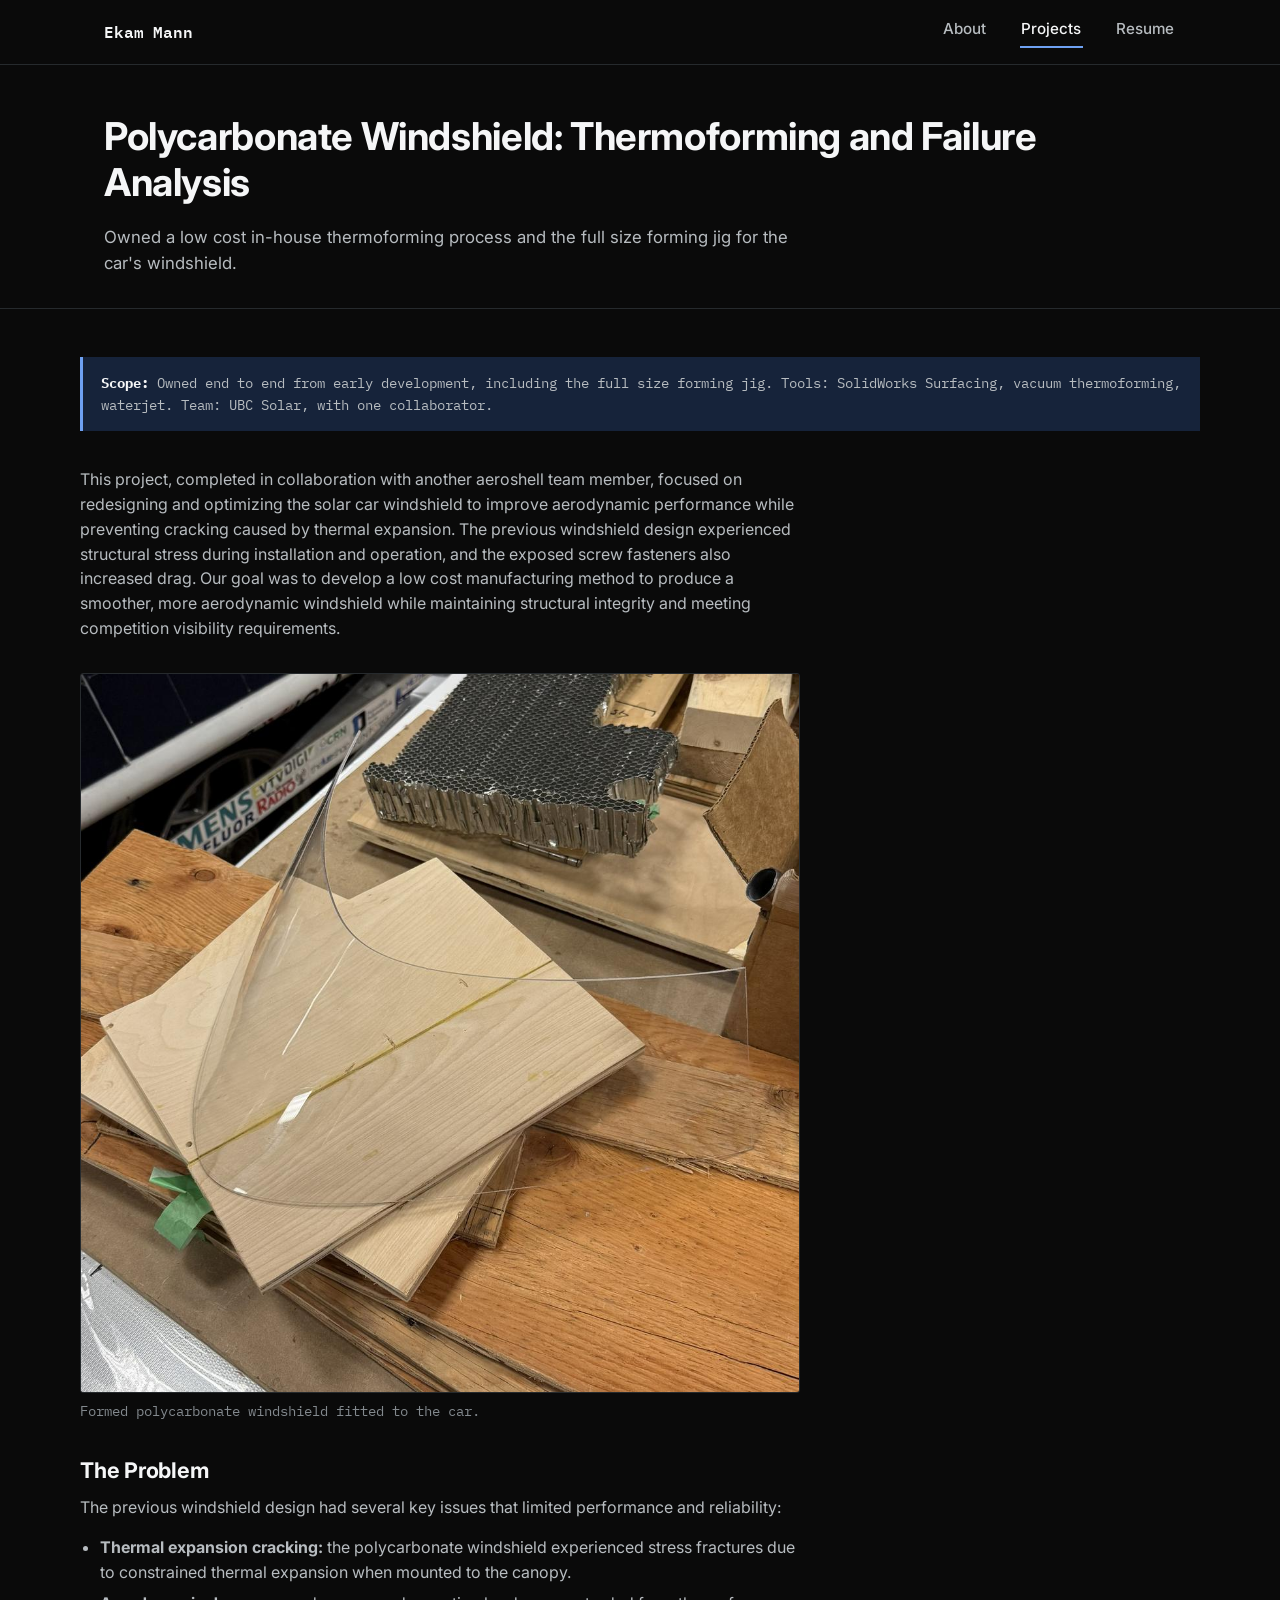
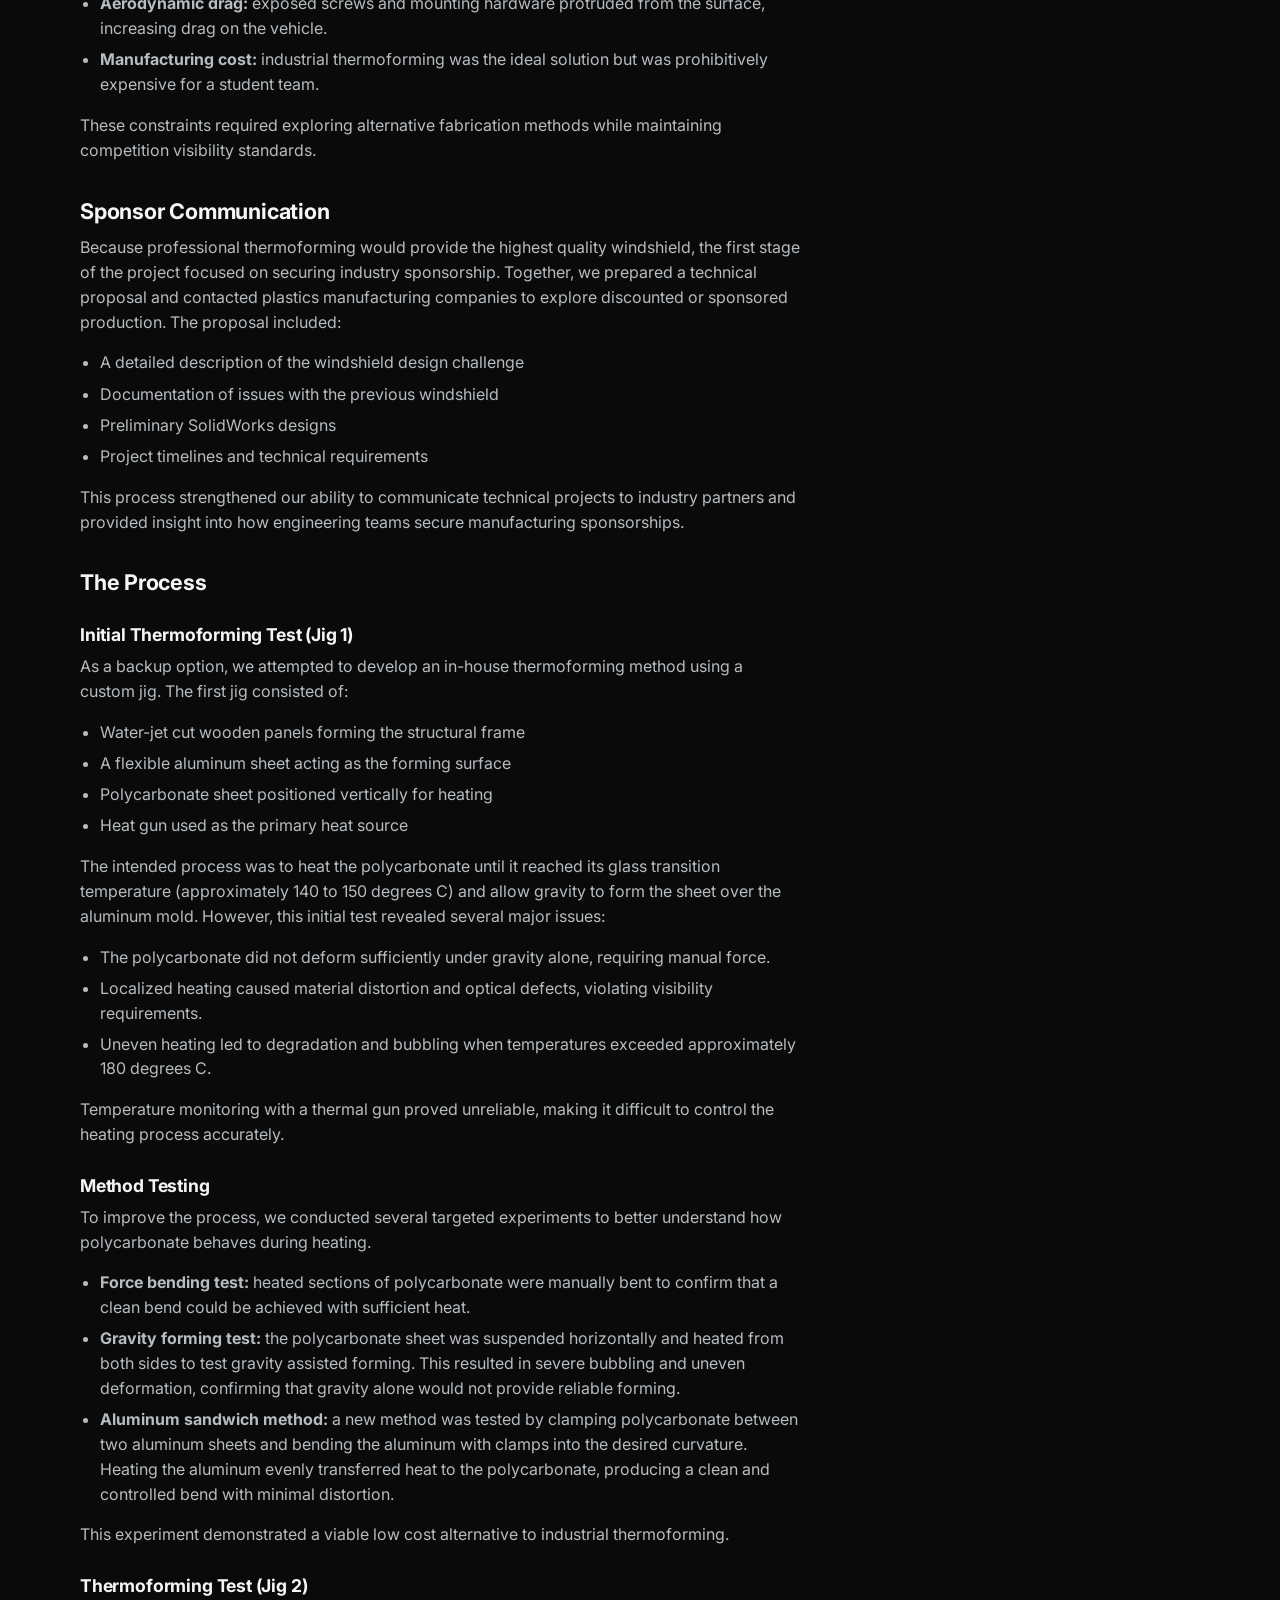
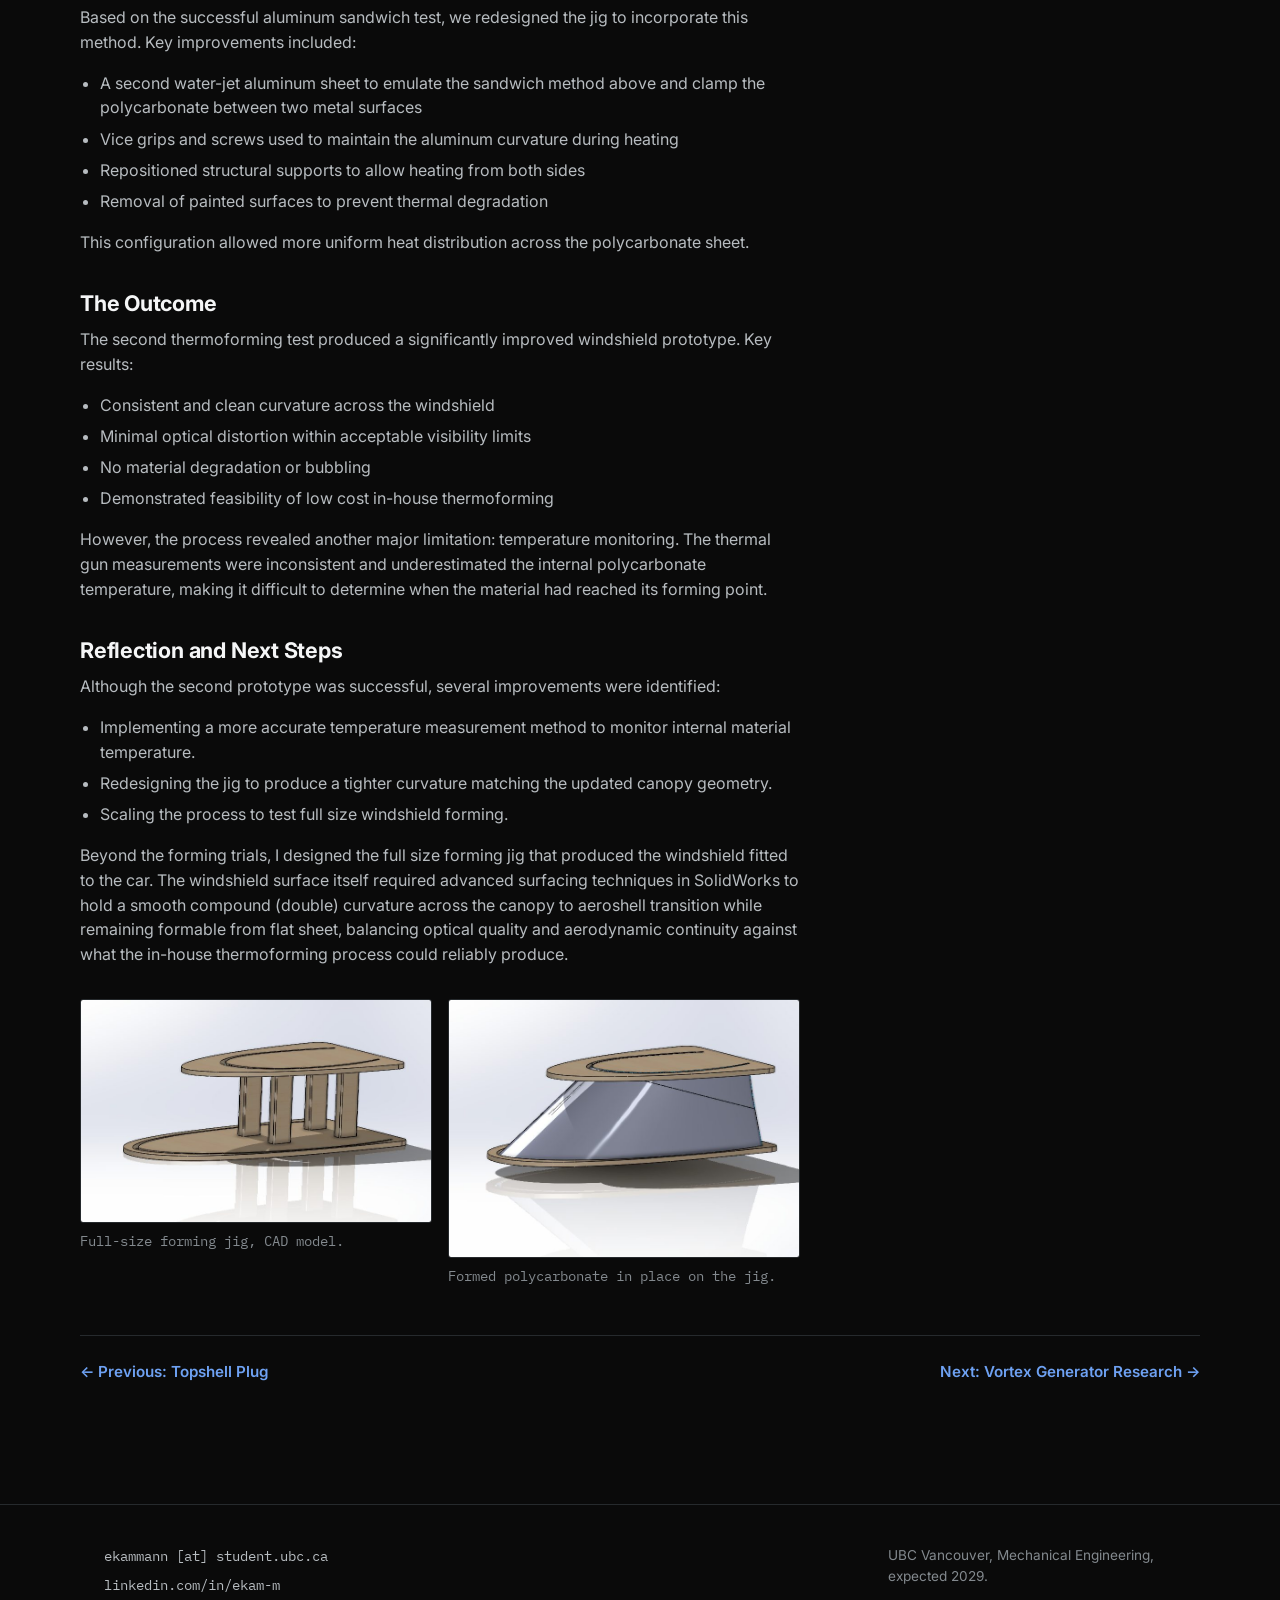
<file: projects/windshield-thermoforming/index.html>
<!doctype html>
<html lang="en">
<head>
<meta charset="UTF-8" />
<meta name="viewport" content="width=device-width, initial-scale=1" />
<title>Polycarbonate Windshield: Thermoforming and Failure Analysis · Ekam Mann</title>
<meta name="description" content="Owned an in-house thermoforming process and full-size forming jig for the UBC Solar windshield, including compound-curve surfacing and failure analysis of the prior design." />
<meta property="og:type" content="website" />
<meta property="og:url" content="https://ekammann.com/projects/windshield-thermoforming/" />
<meta property="og:title" content="Polycarbonate Windshield: Thermoforming and Failure Analysis · Ekam Mann" />
<meta property="og:description" content="Owned an in-house thermoforming process and full-size forming jig for the UBC Solar windshield, including compound-curve surfacing and failure analysis of the prior design." />
<meta property="og:image" content="https://ekammann.com/assets/img/og-image.jpg" />
<meta name="twitter:card" content="summary" />
<meta name="twitter:title" content="Polycarbonate Windshield: Thermoforming and Failure Analysis · Ekam Mann" />
<meta name="twitter:description" content="Owned an in-house thermoforming process and full-size forming jig for the UBC Solar windshield, including compound-curve surfacing and failure analysis of the prior design." />
<meta name="twitter:image" content="https://ekammann.com/assets/img/og-image.jpg" />
<link rel="icon" href="/favicon.ico" sizes="any" />
<link rel="icon" href="/assets/img/favicon-32.png" type="image/png" sizes="32x32" />
<link rel="icon" href="/assets/img/favicon-16.png" type="image/png" sizes="16x16" />
<link rel="apple-touch-icon" href="/assets/img/apple-touch-icon.png" />
<link rel="preconnect" href="https://fonts.googleapis.com" />
<link rel="preconnect" href="https://fonts.gstatic.com" crossorigin />
<link href="https://fonts.googleapis.com/css2?family=Inter:wght@400;500;600;700&family=IBM+Plex+Mono:wght@400;500;600&display=swap" rel="stylesheet" />
<link rel="stylesheet" href="/assets/css/style.css" />
</head>
<body>
<a class="skip-link" href="#main">Skip to content</a>

<nav class="site-nav" aria-label="Primary">
  <div class="container">
    <a class="nav-brand" href="/">Ekam Mann</a>
    <button class="nav-toggle" aria-expanded="false" aria-controls="nav-links" aria-label="Toggle menu">
      <svg width="20" height="20" viewBox="0 0 20 20" fill="none" aria-hidden="true"><path d="M2.5 5h15M2.5 10h15M2.5 15h15" stroke="currentColor" stroke-width="1.5" stroke-linecap="round"/></svg>
    </button>
    <ul class="nav-links" id="nav-links">
      <li><a href="/">About</a></li>
      <li><a href="/projects/" aria-current="page">Projects</a></li>
      <li><a href="/resume/">Resume</a></li>
    </ul>
  </div>
</nav>

<main id="main">
  <header class="page-header">
    <div class="container">
      <h1>Polycarbonate Windshield: Thermoforming and Failure Analysis</h1>
      <p class="lede">Owned a low cost in-house thermoforming process and the full size forming jig for the car's windshield.</p>
    </div>
  </header>

  <div class="container project-detail">
    <p class="scope-line"><strong>Scope:</strong> Owned end to end from early development, including the full size forming jig. Tools: SolidWorks Surfacing, vacuum thermoforming, waterjet. Team: UBC Solar, with one collaborator.</p>

    <div class="project-body">
      <p>This project, completed in collaboration with another aeroshell team member, focused on redesigning and optimizing the solar car windshield to improve aerodynamic performance while preventing cracking caused by thermal expansion. The previous windshield design experienced structural stress during installation and operation, and the exposed screw fasteners also increased drag. Our goal was to develop a low cost manufacturing method to produce a smoother, more aerodynamic windshield while maintaining structural integrity and meeting competition visibility requirements.</p>

      <div class="image-block">
        <figure>
          <img src="/assets/img/p2-windshield-result.jpg" alt="Finished polycarbonate windshield formed by the in-house thermoforming process, fitted to the solar car canopy." loading="lazy" width="1100" height="1100" />
          <figcaption>Formed polycarbonate windshield fitted to the car.</figcaption>
        </figure>
      </div>

      <h2>The Problem</h2>
      <p>The previous windshield design had several key issues that limited performance and reliability:</p>
      <ul>
        <li><strong>Thermal expansion cracking:</strong> the polycarbonate windshield experienced stress fractures due to constrained thermal expansion when mounted to the canopy.</li>
        <li><strong>Aerodynamic drag:</strong> exposed screws and mounting hardware protruded from the surface, increasing drag on the vehicle.</li>
        <li><strong>Manufacturing cost:</strong> industrial thermoforming was the ideal solution but was prohibitively expensive for a student team.</li>
      </ul>
      <p>These constraints required exploring alternative fabrication methods while maintaining competition visibility standards.</p>

      <h2>Sponsor Communication</h2>
      <p>Because professional thermoforming would provide the highest quality windshield, the first stage of the project focused on securing industry sponsorship. Together, we prepared a technical proposal and contacted plastics manufacturing companies to explore discounted or sponsored production. The proposal included:</p>
      <ul>
        <li>A detailed description of the windshield design challenge</li>
        <li>Documentation of issues with the previous windshield</li>
        <li>Preliminary SolidWorks designs</li>
        <li>Project timelines and technical requirements</li>
      </ul>
      <p>This process strengthened our ability to communicate technical projects to industry partners and provided insight into how engineering teams secure manufacturing sponsorships.</p>

      <h2>The Process</h2>
      <h3>Initial Thermoforming Test (Jig 1)</h3>
      <p>As a backup option, we attempted to develop an in-house thermoforming method using a custom jig. The first jig consisted of:</p>
      <ul>
        <li>Water-jet cut wooden panels forming the structural frame</li>
        <li>A flexible aluminum sheet acting as the forming surface</li>
        <li>Polycarbonate sheet positioned vertically for heating</li>
        <li>Heat gun used as the primary heat source</li>
      </ul>
      <p>The intended process was to heat the polycarbonate until it reached its glass transition temperature (approximately 140 to 150 degrees C) and allow gravity to form the sheet over the aluminum mold. However, this initial test revealed several major issues:</p>
      <ul>
        <li>The polycarbonate did not deform sufficiently under gravity alone, requiring manual force.</li>
        <li>Localized heating caused material distortion and optical defects, violating visibility requirements.</li>
        <li>Uneven heating led to degradation and bubbling when temperatures exceeded approximately 180 degrees C.</li>
      </ul>
      <p>Temperature monitoring with a thermal gun proved unreliable, making it difficult to control the heating process accurately.</p>

      <h3>Method Testing</h3>
      <p>To improve the process, we conducted several targeted experiments to better understand how polycarbonate behaves during heating.</p>
      <ul>
        <li><strong>Force bending test:</strong> heated sections of polycarbonate were manually bent to confirm that a clean bend could be achieved with sufficient heat.</li>
        <li><strong>Gravity forming test:</strong> the polycarbonate sheet was suspended horizontally and heated from both sides to test gravity assisted forming. This resulted in severe bubbling and uneven deformation, confirming that gravity alone would not provide reliable forming.</li>
        <li><strong>Aluminum sandwich method:</strong> a new method was tested by clamping polycarbonate between two aluminum sheets and bending the aluminum with clamps into the desired curvature. Heating the aluminum evenly transferred heat to the polycarbonate, producing a clean and controlled bend with minimal distortion.</li>
      </ul>
      <p>This experiment demonstrated a viable low cost alternative to industrial thermoforming.</p>

      <h3>Thermoforming Test (Jig 2)</h3>
      <p>Based on the successful aluminum sandwich test, we redesigned the jig to incorporate this method. Key improvements included:</p>
      <ul>
        <li>A second water-jet aluminum sheet to emulate the sandwich method above and clamp the polycarbonate between two metal surfaces</li>
        <li>Vice grips and screws used to maintain the aluminum curvature during heating</li>
        <li>Repositioned structural supports to allow heating from both sides</li>
        <li>Removal of painted surfaces to prevent thermal degradation</li>
      </ul>
      <p>This configuration allowed more uniform heat distribution across the polycarbonate sheet.</p>

      <h2>The Outcome</h2>
      <p>The second thermoforming test produced a significantly improved windshield prototype. Key results:</p>
      <ul>
        <li>Consistent and clean curvature across the windshield</li>
        <li>Minimal optical distortion within acceptable visibility limits</li>
        <li>No material degradation or bubbling</li>
        <li>Demonstrated feasibility of low cost in-house thermoforming</li>
      </ul>
      <p>However, the process revealed another major limitation: temperature monitoring. The thermal gun measurements were inconsistent and underestimated the internal polycarbonate temperature, making it difficult to determine when the material had reached its forming point.</p>

      <h2>Reflection and Next Steps</h2>
      <p>Although the second prototype was successful, several improvements were identified:</p>
      <ul>
        <li>Implementing a more accurate temperature measurement method to monitor internal material temperature.</li>
        <li>Redesigning the jig to produce a tighter curvature matching the updated canopy geometry.</li>
        <li>Scaling the process to test full size windshield forming.</li>
      </ul>
      <p>Beyond the forming trials, I designed the full size forming jig that produced the windshield fitted to the car. The windshield surface itself required advanced surfacing techniques in SolidWorks to hold a smooth compound (double) curvature across the canopy to aeroshell transition while remaining formable from flat sheet, balancing optical quality and aerodynamic continuity against what the in-house thermoforming process could reliably produce.</p>

      <div class="image-pair">
        <figure>
          <img src="/assets/img/p2-jig-cad.jpg" alt="SolidWorks CAD model of the full-size polycarbonate forming jig." loading="lazy" width="783" height="496" />
          <figcaption>Full-size forming jig, CAD model.</figcaption>
        </figure>
        <figure>
          <img src="/assets/img/p2-jig-formed.jpg" alt="Formed polycarbonate sheet in place on the full-size forming jig." loading="lazy" width="765" height="562" />
          <figcaption>Formed polycarbonate in place on the jig.</figcaption>
        </figure>
      </div>
    </div>

    <nav class="project-nav" aria-label="Project navigation">
      <a href="/projects/aeroshell-topshell-plug/">← Previous: Topshell Plug</a>
      <a href="/projects/vortex-generator-research/">Next: Vortex Generator Research →</a>
    </nav>
  </div>
</main>

<footer class="site-footer">
  <div class="container">
    <div class="footer-contact">
      <a href="#" data-mail-user="ekammann" data-mail-domain="student.ubc.ca">ekammann [at] student.ubc.ca</a>
      <a href="https://linkedin.com/in/ekam-m" target="_blank" rel="noopener">linkedin.com/in/ekam-m</a>
    </div>
    <p class="footer-note">UBC Vancouver, Mechanical Engineering, expected 2029.</p>
  </div>
</footer>

<script src="/assets/js/main.js"></script>
</body>
</html>
</file>
<file: assets/css/style.css>
/* ============================================================
   Ekam Mann — Portfolio
   Design system: dark, bold, engineering-credible. Near-black
   ground, engineering blue accent, mono for specs/metrics/tools,
   hairline rules instead of shadows.
   ============================================================ */

:root {
  --bg: #0a0a0a;
  --surface: #131517;
  --surface-raised: #17191c;
  --text: #f5f6f7;
  --text-secondary: #b7bcc0;
  --text-tertiary: #83898e;
  --border: #262a2d;
  --border-strong: #3a3f43;
  --accent: #6ea1f2;
  --accent-strong: #a5c4f7;
  --accent-on: #0a0a0a;
  --accent-tint: #16233a;
  --focus-ring: #6ea1f2;
  --code-bg: #1a1d20;
  --shadow: none;

  --font-sans: "Inter", -apple-system, BlinkMacSystemFont, "Segoe UI", Roboto,
    Helvetica, Arial, sans-serif;
  --font-mono: "IBM Plex Mono", ui-monospace, SFMono-Regular, Menlo, Consolas,
    "Liberation Mono", monospace;

  --container-w: 1120px;
  --radius: 3px;
  --nav-h: 64px;
}

/* ---------- Reset ---------- */
*,
*::before,
*::after {
  box-sizing: border-box;
}

html {
  -webkit-text-size-adjust: 100%;
  scroll-behavior: smooth;
}

@media (prefers-reduced-motion: reduce) {
  html {
    scroll-behavior: auto;
  }
  *,
  *::before,
  *::after {
    animation-duration: 0.001ms !important;
    animation-iteration-count: 1 !important;
    transition-duration: 0.001ms !important;
    scroll-behavior: auto !important;
  }
}

body {
  margin: 0;
  background: var(--bg);
  color: var(--text);
  font-family: var(--font-sans);
  font-size: 16px;
  line-height: 1.55;
  -webkit-font-smoothing: antialiased;
}

img {
  max-width: 100%;
  display: block;
  height: auto;
}

a {
  color: var(--accent);
}

h1,
h2,
h3,
h4 {
  line-height: 1.2;
  font-weight: 700;
  margin: 0 0 0.5em;
  letter-spacing: -0.01em;
}

p {
  margin: 0 0 1em;
  color: var(--text);
}

ul,
ol {
  margin: 0 0 1em;
  padding-left: 1.25em;
}

li {
  margin-bottom: 0.4em;
}

:focus-visible {
  outline: 2px solid var(--focus-ring);
  outline-offset: 2px;
  border-radius: 2px;
}

.skip-link {
  position: absolute;
  left: -9999px;
  top: 0;
  background: var(--accent);
  color: var(--accent-on);
  padding: 0.75em 1.25em;
  z-index: 200;
  font-weight: 600;
  text-decoration: none;
}

.skip-link:focus {
  left: 1rem;
  top: 1rem;
}

/* ---------- Layout ---------- */
.container {
  max-width: var(--container-w);
  margin: 0 auto;
  padding: 0 1.5rem;
}

@media (max-width: 640px) {
  .container {
    padding: 0 1.25rem;
  }
}

main {
  display: block;
}

/* ---------- Nav ---------- */
.site-nav {
  position: sticky;
  top: 0;
  z-index: 100;
  background: var(--bg);
  border-bottom: 1px solid var(--border);
  min-height: var(--nav-h);
}

.site-nav .container {
  display: flex;
  align-items: center;
  justify-content: space-between;
  min-height: var(--nav-h);
}

.nav-brand {
  font-family: var(--font-mono);
  font-weight: 600;
  font-size: 1rem;
  color: var(--text);
  text-decoration: none;
  letter-spacing: -0.01em;
}

.nav-brand:hover {
  color: var(--accent);
}

.nav-links {
  display: flex;
  gap: 2rem;
  list-style: none;
  margin: 0;
  padding: 0;
}

.nav-links a {
  color: var(--text-secondary);
  text-decoration: none;
  font-weight: 500;
  font-size: 0.95rem;
  padding: 0.5rem 0.1rem;
  border-bottom: 2px solid transparent;
}

.nav-links a:hover {
  color: var(--text);
}

.nav-links a[aria-current="page"] {
  color: var(--text);
  border-bottom-color: var(--accent);
}

.nav-toggle {
  display: none;
  background: none;
  border: 1px solid var(--border-strong);
  border-radius: var(--radius);
  width: 44px;
  height: 44px;
  align-items: center;
  justify-content: center;
  color: var(--text);
  cursor: pointer;
}

@media (max-width: 720px) {
  .nav-toggle {
    display: flex;
  }
  .site-nav .container {
    flex-wrap: wrap;
  }
  /* In-flow collapsible panel (not fixed) so opening the menu pushes
     the page down instead of floating over the hero content below it. */
  .nav-links {
    order: 3;
    flex-basis: 100%;
    flex-direction: column;
    gap: 0;
    width: 100%;
    max-height: 0;
    overflow: hidden;
    transition: max-height 220ms ease;
  }
  .nav-links.is-open {
    max-height: 320px;
    border-top: 1px solid var(--border);
  }
  .nav-links li {
    width: 100%;
  }
  .nav-links a {
    display: block;
    padding: 0.85rem 0.1rem;
    border-bottom: 1px solid var(--border);
  }
}

/* ---------- Buttons ---------- */
.btn {
  display: inline-flex;
  align-items: center;
  gap: 0.5em;
  padding: 0.7em 1.4em;
  border-radius: var(--radius);
  font-weight: 600;
  font-size: 0.95rem;
  text-decoration: none;
  border: 1px solid transparent;
  cursor: pointer;
  min-height: 44px;
  transition: background-color 150ms ease, border-color 150ms ease,
    color 150ms ease;
}

.btn-primary {
  background: var(--accent);
  color: var(--accent-on);
  border-color: var(--accent);
}

.btn-primary:hover {
  background: var(--accent-strong);
  border-color: var(--accent-strong);
}

.btn-secondary {
  background: transparent;
  color: var(--text);
  border-color: var(--border-strong);
}

.btn-secondary:hover {
  border-color: var(--accent);
  color: var(--accent);
}

.btn-row {
  display: flex;
  gap: 0.9rem;
  flex-wrap: wrap;
}

/* ---------- Hero / About ---------- */
/* --hero-bg-image is unset until a photo is supplied; the scrim
   layer alone gives an intentional dark vignette as a placeholder.
   To drop in a photo later, set on .hero:
     style="--hero-bg-image: url('/assets/img/hero-bg.jpg');" */
.hero {
  position: relative;
  overflow: hidden;
  min-height: calc(100svh - var(--nav-h));
  display: flex;
  flex-direction: column;
  justify-content: center;
  padding: 6rem 0 4rem;
  border-bottom: 1px solid var(--border);
  isolation: isolate;
}

.hero::before {
  content: "";
  position: absolute;
  inset: 0;
  z-index: -1;
  background-image: var(--hero-bg-image, none),
    radial-gradient(ellipse 90% 60% at 50% 0%, #182335 0%, transparent 60%),
    linear-gradient(180deg, rgba(10, 10, 10, 0.35) 0%, rgba(10, 10, 10, 0.92) 75%, var(--bg) 100%);
  background-size: cover, cover, 100% 100%;
  background-position: center, center, center;
  background-color: var(--bg);
}

.hero::after {
  content: "";
  position: absolute;
  inset: 0;
  z-index: -1;
  background-image: linear-gradient(to right, var(--border) 1px, transparent 1px);
  background-size: 48px 100%;
  opacity: 0.5;
}

@media (max-width: 640px) {
  .hero {
    padding: 4rem 0 2.5rem;
  }
  .hero::after {
    display: none;
  }
  /* The desktop hero photo is cropped wide (roughly 2.6:1) for a wide,
     short banner. On mobile the hero is narrow and tall, so
     background-size: cover on that crop would zoom in so far only a
     sliver of the image is visible. Use a separate, portrait-friendlier
     crop instead of fighting one image across two very different
     container shapes. */
  .hero::before {
    background-image: url("/assets/img/hero-aeroshell-mobile.jpg"),
      radial-gradient(
        ellipse 90% 60% at 50% 0%,
        #182335 0%,
        transparent 60%
      ),
      linear-gradient(
        180deg,
        rgba(10, 10, 10, 0.35) 0%,
        rgba(10, 10, 10, 0.92) 75%,
        var(--bg) 100%
      );
    background-size: cover, cover, 100% 100%;
    background-position: center 25%, center, center;
  }
}

.hero h1 {
  font-size: clamp(2.5rem, 8vw, 5.25rem);
  font-weight: 800;
  letter-spacing: -0.02em;
  max-width: 16ch;
}

.hero .lede {
  font-size: 1.2rem;
  color: var(--text-secondary);
  max-width: 62ch;
  margin-bottom: 1.75rem;
}

/* Entrance animation: hero content fades/slides in on load, staggered.
   Reduced-motion users get this instantly via the global override above. */
.hero h1,
.hero .lede,
.hero .btn-row {
  animation: hero-fade-up 0.7s ease both;
}

.hero .lede {
  animation-delay: 0.12s;
}

.hero .btn-row {
  animation-delay: 0.24s;
}

@keyframes hero-fade-up {
  from {
    opacity: 0;
    transform: translateY(14px);
  }
  to {
    opacity: 1;
    transform: translateY(0);
  }
}

.scroll-cue {
  position: absolute;
  left: 50%;
  bottom: 3.75rem;
  transform: translateX(-50%);
  display: flex;
  flex-direction: column;
  align-items: center;
  gap: 0.65rem;
  font-family: var(--font-mono);
  font-size: 1.03rem;
  letter-spacing: 0.08em;
  text-transform: uppercase;
  color: var(--text-tertiary);
  text-decoration: none;
  animation: hero-fade-up 0.7s ease 0.4s both,
    scroll-cue-bounce 2.2s ease-in-out 1.1s infinite;
}

.scroll-cue svg {
  width: 22px;
  height: 22px;
}

.scroll-cue:hover {
  color: var(--accent);
}

@keyframes scroll-cue-bounce {
  0%,
  100% {
    transform: translateX(-50%) translateY(0);
  }
  50% {
    transform: translateX(-50%) translateY(6px);
  }
}

@media (max-width: 640px) {
  .scroll-cue {
    bottom: 1.5rem;
  }
}

/* Reveal-on-scroll: applied via JS (main.js) only when IntersectionObserver
   and motion are available, so content stays visible without JS. */
.reveal {
  opacity: 0;
  transform: translateY(24px);
  transition: opacity 0.6s ease, transform 0.6s ease;
}

.reveal.is-visible {
  opacity: 1;
  transform: translateY(0);
}

/* ---------- Threads ---------- */
.threads {
  padding: 3.5rem 0;
  border-bottom: 1px solid var(--border);
}

.threads-intro {
  font-size: 1.05rem;
  color: var(--text-secondary);
  max-width: 68ch;
  margin-bottom: 2.25rem;
}

.threads h2,
.section-heading {
  font-family: var(--font-mono);
  font-size: 0.85rem;
  letter-spacing: 0.08em;
  text-transform: uppercase;
  color: var(--text-tertiary);
  margin-bottom: 1.75rem;
}

.thread-grid {
  display: grid;
  grid-template-columns: repeat(3, 1fr);
  gap: 1.75rem;
}

@media (max-width: 820px) {
  .thread-grid {
    grid-template-columns: 1fr;
  }
}

.thread {
  border-top: 2px solid var(--accent);
  padding-top: 1rem;
}

.thread .thread-index {
  font-family: var(--font-mono);
  font-size: 0.8rem;
  color: var(--text-tertiary);
  display: block;
  margin-bottom: 0.5rem;
}

.thread h3 {
  font-size: 1.1rem;
  margin-bottom: 0.5rem;
}

.thread p {
  color: var(--text-secondary);
  font-size: 0.97rem;
  margin: 0;
}

/* ---------- Tools (marquee) ---------- */
.tools-section {
  padding: 3.5rem 0;
  border-bottom: 1px solid var(--border);
}

.tool-group {
  margin-bottom: 2rem;
}

.tool-group:last-child {
  margin-bottom: 0;
}

.tool-group-label {
  font-family: var(--font-mono);
  font-size: 0.78rem;
  letter-spacing: 0.06em;
  text-transform: uppercase;
  color: var(--text-tertiary);
  margin-bottom: 0.75rem;
}

/* Default/fallback state (no JS, or motion reduced): a plain wrapped
   row of pills, no animation. JS measures each track and only adds
   .is-marquee-ready once it has padded the content wide enough to
   loop with no visible gap, whatever the item count. */
.tool-marquee {
  overflow: hidden;
}

.tool-marquee.is-marquee-ready {
  -webkit-mask-image: linear-gradient(
    90deg,
    transparent,
    black 6%,
    black 94%,
    transparent
  );
  mask-image: linear-gradient(
    90deg,
    transparent,
    black 6%,
    black 94%,
    transparent
  );
}

.tool-marquee-track {
  display: flex;
  flex-wrap: wrap;
  gap: 0.6rem;
}

.tool-marquee.is-marquee-ready .tool-marquee-track {
  flex-wrap: nowrap;
  width: max-content;
  animation: tool-marquee 26s linear infinite;
}

.tool-marquee.is-marquee-ready:hover .tool-marquee-track {
  animation-play-state: paused;
}

.tool-marquee[data-dir="reverse"] .tool-marquee-track {
  animation-direction: reverse;
}

@keyframes tool-marquee {
  from {
    transform: translateX(0);
  }
  to {
    transform: translateX(-50%);
  }
}

.tool-pill {
  flex: none;
  display: inline-flex;
  align-items: center;
  gap: 0.5em;
  font-family: var(--font-mono);
  font-size: 0.82rem;
  color: var(--text-secondary);
  background: var(--surface);
  border: 1px solid var(--border);
  border-radius: var(--radius);
  padding: 0.4em 0.9em;
  white-space: nowrap;
}

.tool-pill-icon {
  width: 18px;
  height: 18px;
  object-fit: contain;
  border-radius: 3px;
  background: #ffffff;
  padding: 2px;
  flex: none;
}

.tool-pill svg.tool-pill-icon {
  fill: currentColor;
  background: none;
  padding: 0;
  width: 16px;
  height: 16px;
}

/* ---------- Experience ---------- */
.experience-list {
  display: flex;
  flex-direction: column;
  gap: 2.5rem;
}

.experience-item {
  border-top: 1px solid var(--border);
  padding-top: 1.5rem;
}

.experience-head {
  display: flex;
  justify-content: space-between;
  align-items: baseline;
  flex-wrap: wrap;
  gap: 0.5rem 1.5rem;
  margin-bottom: 0.6rem;
}

.experience-title {
  display: flex;
  align-items: center;
  gap: 0.8rem;
}

.experience-logo {
  height: 40px;
  width: auto;
  max-width: 96px;
  object-fit: contain;
  border-radius: 4px;
  background: #ffffff;
  border: 1px solid var(--border);
  padding: 4px 6px;
  flex: none;
}

.experience-role {
  font-size: 1.2rem;
  font-weight: 700;
  margin: 0;
}

.experience-role span {
  color: var(--text-secondary);
  font-weight: 500;
}

.experience-meta {
  font-family: var(--font-mono);
  font-size: 0.82rem;
  color: var(--text-tertiary);
  white-space: nowrap;
}

.experience-desc {
  color: var(--text-secondary);
  max-width: 68ch;
  margin-bottom: 0.9rem;
}

.experience-links {
  display: flex;
  gap: 1rem;
  margin-top: 0.75rem;
  font-size: 0.9rem;
}

.experience-links a {
  font-weight: 600;
  text-decoration: none;
}

/* ---------- CTA band ---------- */
.cta-band {
  padding: 3rem 0;
}

/* ---------- Footer ---------- */
.site-footer {
  border-top: 1px solid var(--border);
  padding: 2.5rem 0;
  margin-top: 3rem;
}

.site-footer .container {
  display: flex;
  flex-wrap: wrap;
  justify-content: space-between;
  align-items: flex-start;
  gap: 1.5rem;
}

.footer-contact {
  font-family: var(--font-mono);
  font-size: 0.9rem;
  color: var(--text-secondary);
  display: flex;
  flex-direction: column;
  gap: 0.4rem;
}

.footer-contact a {
  color: var(--text-secondary);
  text-decoration: none;
}

.footer-contact a:hover {
  color: var(--accent);
}

.footer-note {
  font-size: 0.85rem;
  color: var(--text-tertiary);
  max-width: 32ch;
}

/* ---------- Page header (non-home pages) ---------- */
.page-header {
  padding: 3rem 0 2rem;
  border-bottom: 1px solid var(--border);
}

.page-header h1 {
  font-size: clamp(1.75rem, 3.5vw, 2.4rem);
}

.page-header .lede {
  color: var(--text-secondary);
  max-width: 65ch;
  font-size: 1.05rem;
  margin-bottom: 0;
}

/* ---------- Project cards ---------- */
.project-grid {
  display: grid;
  grid-template-columns: repeat(3, 1fr);
  gap: 1.5rem;
  padding: 2.75rem 0 4rem;
}

@media (max-width: 980px) {
  .project-grid {
    grid-template-columns: repeat(2, 1fr);
  }
}

@media (max-width: 640px) {
  .project-grid {
    grid-template-columns: 1fr;
  }
}

.project-card {
  display: flex;
  flex-direction: column;
  border: 1px solid var(--border);
  border-radius: var(--radius);
  background: var(--surface);
  overflow: hidden;
  text-decoration: none;
  color: var(--text);
  transition: border-color 150ms ease, transform 150ms ease;
}

.project-card:hover {
  border-color: var(--accent);
}

.project-card:hover .card-title {
  color: var(--accent);
}

.card-media {
  aspect-ratio: 4 / 3;
  background: var(--code-bg);
  overflow: hidden;
  border-bottom: 1px solid var(--border);
}

.card-media img {
  width: 100%;
  height: 100%;
  object-fit: cover;
}

.card-media.is-placeholder {
  display: flex;
  align-items: center;
  justify-content: center;
  padding: 1.25rem;
  text-align: center;
}

.card-media.is-placeholder .placeholder-text {
  font-family: var(--font-mono);
  font-size: 0.8rem;
  color: var(--text-tertiary);
  line-height: 1.5;
}

.card-body {
  padding: 1.25rem 1.35rem 1.5rem;
  display: flex;
  flex-direction: column;
  gap: 0.6rem;
  flex: 1;
}

.card-title {
  font-size: 1.05rem;
  font-weight: 700;
  margin: 0;
}

.card-hook {
  color: var(--text-secondary);
  font-size: 0.93rem;
  margin: 0;
  flex: 1;
}

.tag-row {
  display: flex;
  flex-wrap: wrap;
  gap: 0.5rem;
  margin-top: 0.2rem;
}

.tag {
  font-family: var(--font-mono);
  font-size: 0.72rem;
  letter-spacing: 0.02em;
  color: var(--text-secondary);
  border: 1px solid var(--border);
  border-radius: 2px;
  padding: 0.25em 0.55em;
}

/* ---------- Project detail ---------- */
.project-detail {
  padding: 3rem 0 4.5rem;
}

.scope-line {
  font-family: var(--font-mono);
  font-size: 0.88rem;
  color: var(--text-secondary);
  background: var(--accent-tint);
  border-left: 3px solid var(--accent);
  padding: 0.9rem 1.1rem;
  margin: 0 0 2.25rem;
  line-height: 1.6;
}

.scope-line strong {
  color: var(--text);
}

.project-body {
  max-width: 72ch;
}

.project-body h2 {
  font-size: 1.35rem;
  margin-top: 2.25rem;
}

.project-body h3 {
  font-size: 1.1rem;
  margin-top: 1.75rem;
}

.project-body p,
.project-body li {
  color: var(--text-secondary);
  font-size: 1rem;
}

.caveat {
  border: 1px solid var(--border-strong);
  border-left: 3px solid var(--text-tertiary);
  background: var(--code-bg);
  padding: 1rem 1.2rem;
  margin: 1.75rem 0;
  border-radius: var(--radius);
}

.caveat p {
  margin: 0;
  font-size: 0.93rem;
}

.caveat p + p {
  margin-top: 0.6rem;
}

.image-block {
  margin: 2rem 0;
}

.image-pair {
  display: grid;
  grid-template-columns: 1fr 1fr;
  gap: 1rem;
  margin: 2rem 0;
}

@media (max-width: 640px) {
  .image-pair {
    grid-template-columns: 1fr;
  }
}

.image-block img,
.image-pair img {
  border: 1px solid var(--border);
  border-radius: var(--radius);
  width: 100%;
}

figure {
  margin: 0;
}

figcaption {
  font-size: 0.85rem;
  color: var(--text-tertiary);
  margin-top: 0.5rem;
  font-family: var(--font-mono);
}

.metric {
  font-family: var(--font-mono);
  font-weight: 600;
  color: var(--accent);
}

.no-image-note {
  border: 1px dashed var(--border-strong);
  border-radius: var(--radius);
  padding: 1.75rem;
  text-align: center;
  color: var(--text-tertiary);
  font-family: var(--font-mono);
  font-size: 0.85rem;
  margin: 2rem 0;
  background: var(--code-bg);
}

.video-block {
  margin: 2rem 0;
  max-width: 420px;
}

.video-block video {
  border: 1px solid var(--border);
  border-radius: var(--radius);
  width: 100%;
  height: auto;
  display: block;
  background: var(--code-bg);
}

/* ---------- Code block ---------- */
.code-details {
  margin: 1.75rem 0;
  border: 1px solid var(--border);
  border-radius: var(--radius);
  background: var(--code-bg);
}

.code-summary {
  cursor: pointer;
  list-style: none;
  padding: 0.9rem 1.1rem;
  font-family: var(--font-mono);
  font-size: 0.88rem;
  font-weight: 600;
  color: var(--text);
  display: flex;
  align-items: center;
  justify-content: space-between;
  gap: 1rem;
}

.code-summary::-webkit-details-marker {
  display: none;
}

.code-summary::after {
  content: "Show code";
  font-weight: 500;
  color: var(--accent);
  font-size: 0.8rem;
}

.code-details[open] .code-summary::after {
  content: "Hide code";
}

.code-details pre {
  margin: 0;
  padding: 1.1rem;
  border-top: 1px solid var(--border);
  overflow-x: auto;
}

.code-details code {
  font-family: var(--font-mono);
  font-size: 0.82rem;
  line-height: 1.6;
  color: var(--text-secondary);
  white-space: pre;
}

.project-nav {
  display: flex;
  justify-content: space-between;
  margin-top: 3rem;
  padding-top: 1.5rem;
  border-top: 1px solid var(--border);
  font-size: 0.95rem;
}

.project-nav a {
  text-decoration: none;
  font-weight: 600;
}

/* ---------- Resume page ---------- */
.resume-embed-wrap {
  border: 1px solid var(--border);
  border-radius: var(--radius);
  overflow: hidden;
  background: var(--code-bg);
  margin: 2rem 0;
}

.resume-embed-wrap embed,
.resume-embed-wrap iframe {
  width: 100%;
  height: 78vh;
  min-height: 480px;
  border: none;
  display: block;
}

.resume-fallback {
  padding: 2.5rem 1.5rem;
  text-align: center;
  color: var(--text-secondary);
}

/* ---------- 404 ---------- */
.error-page {
  padding: 6rem 0;
  text-align: center;
}

.error-page .code {
  font-family: var(--font-mono);
  font-size: 0.9rem;
  color: var(--text-tertiary);
  margin-bottom: 1rem;
}

/* ---------- Utility ---------- */
.visually-hidden {
  position: absolute;
  width: 1px;
  height: 1px;
  padding: 0;
  margin: -1px;
  overflow: hidden;
  clip: rect(0, 0, 0, 0);
  white-space: nowrap;
  border: 0;
}
</file>
